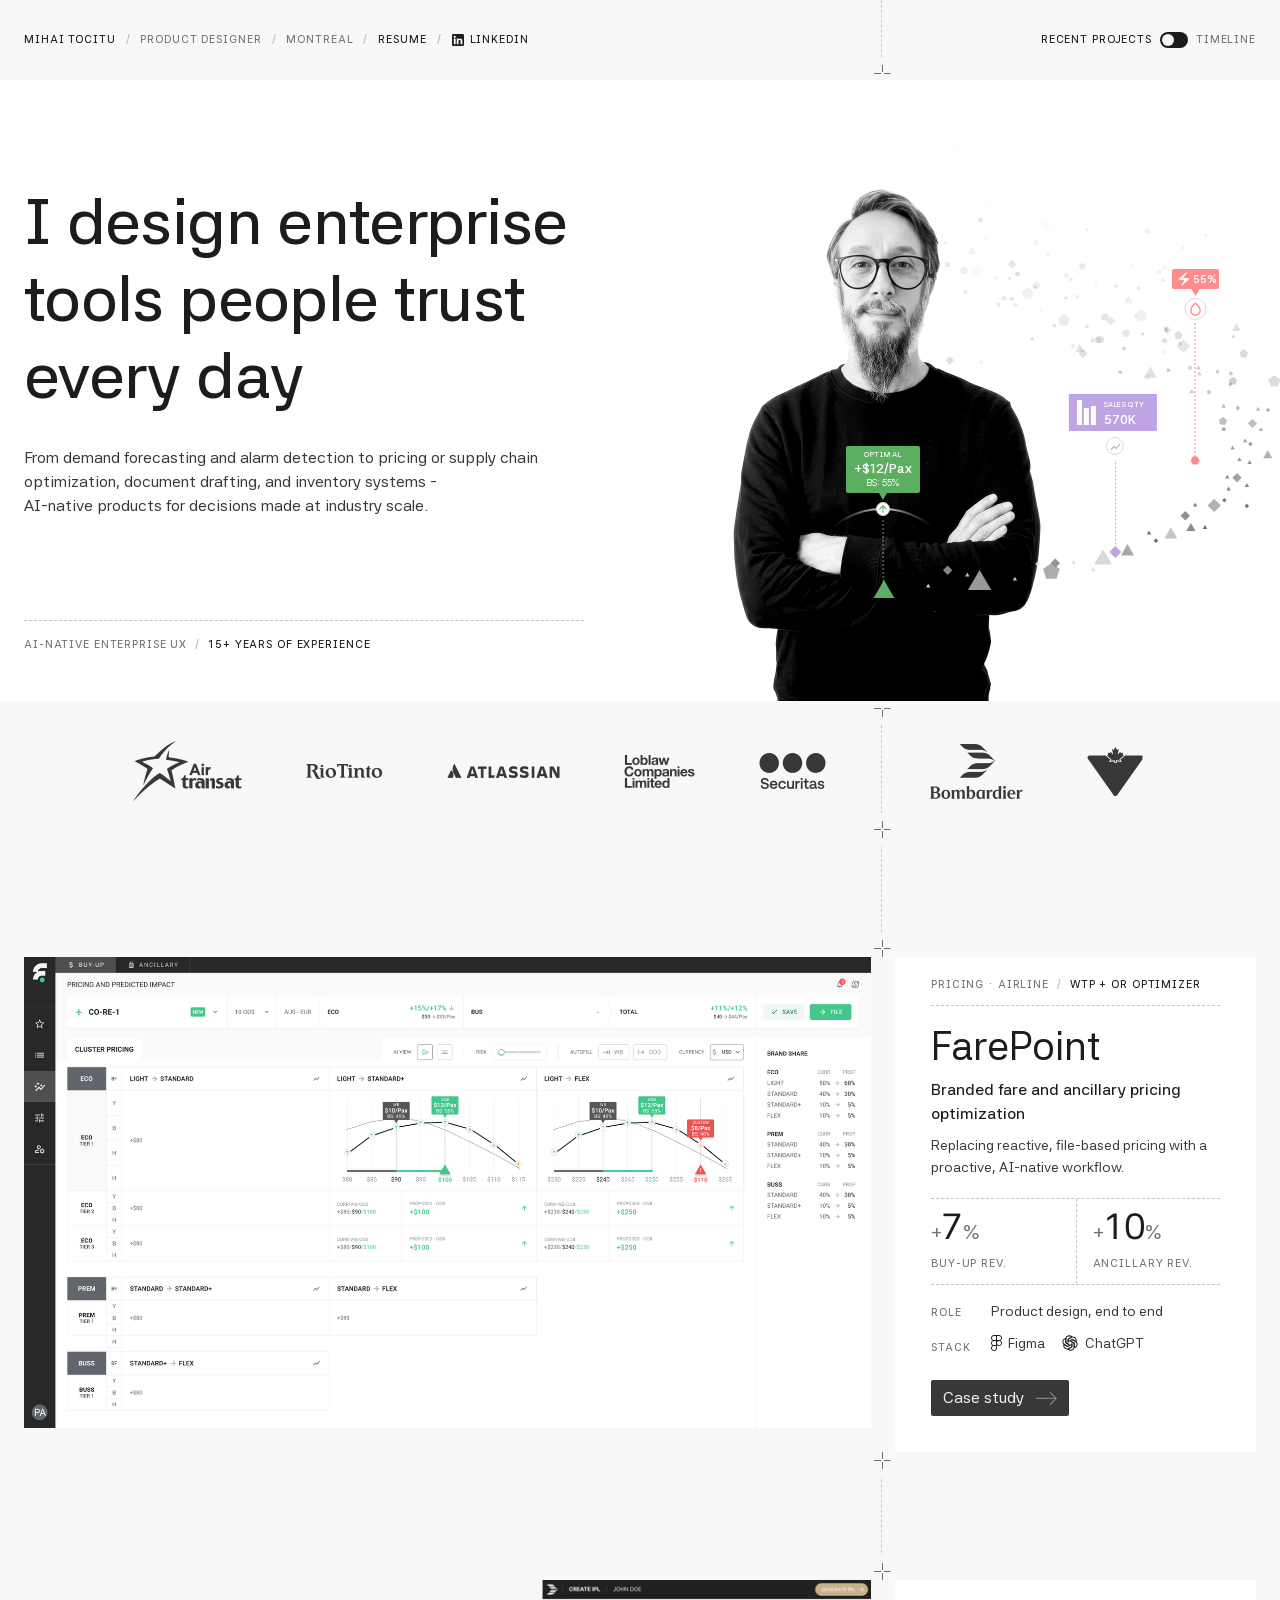
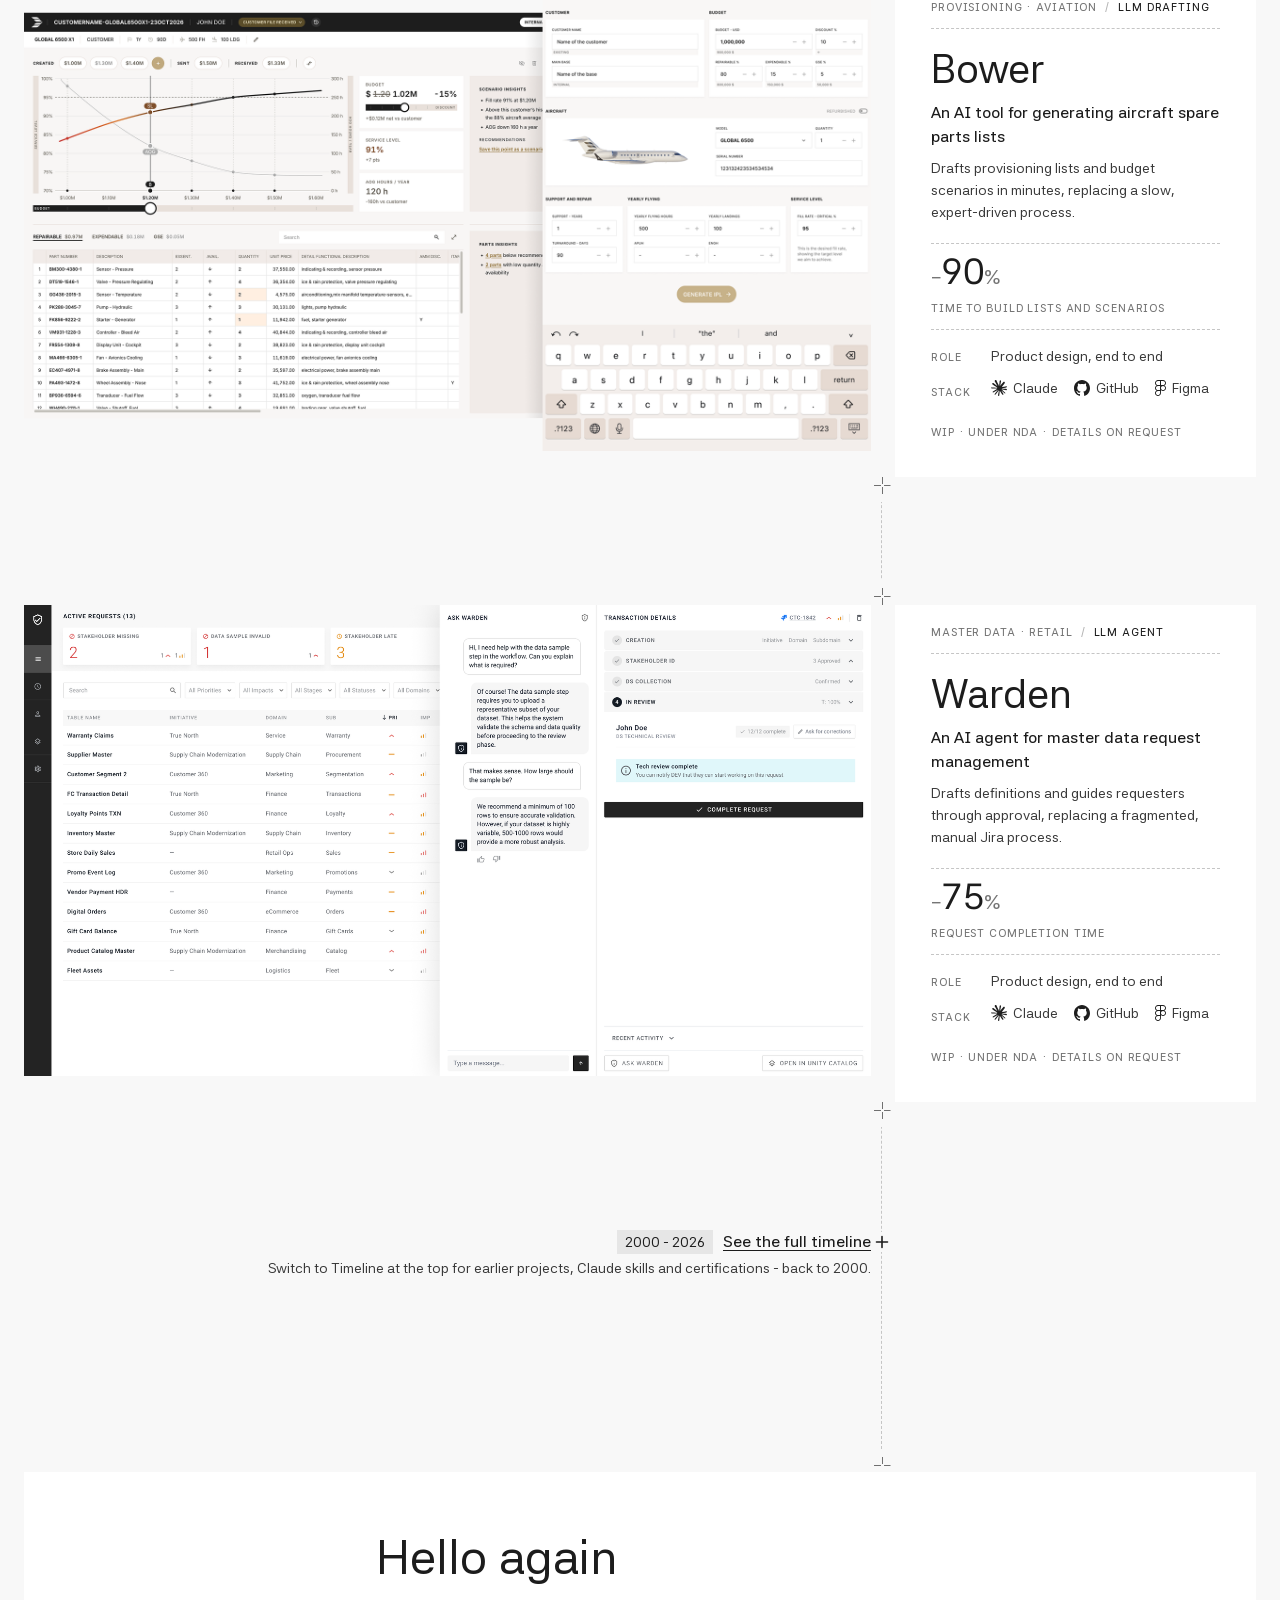
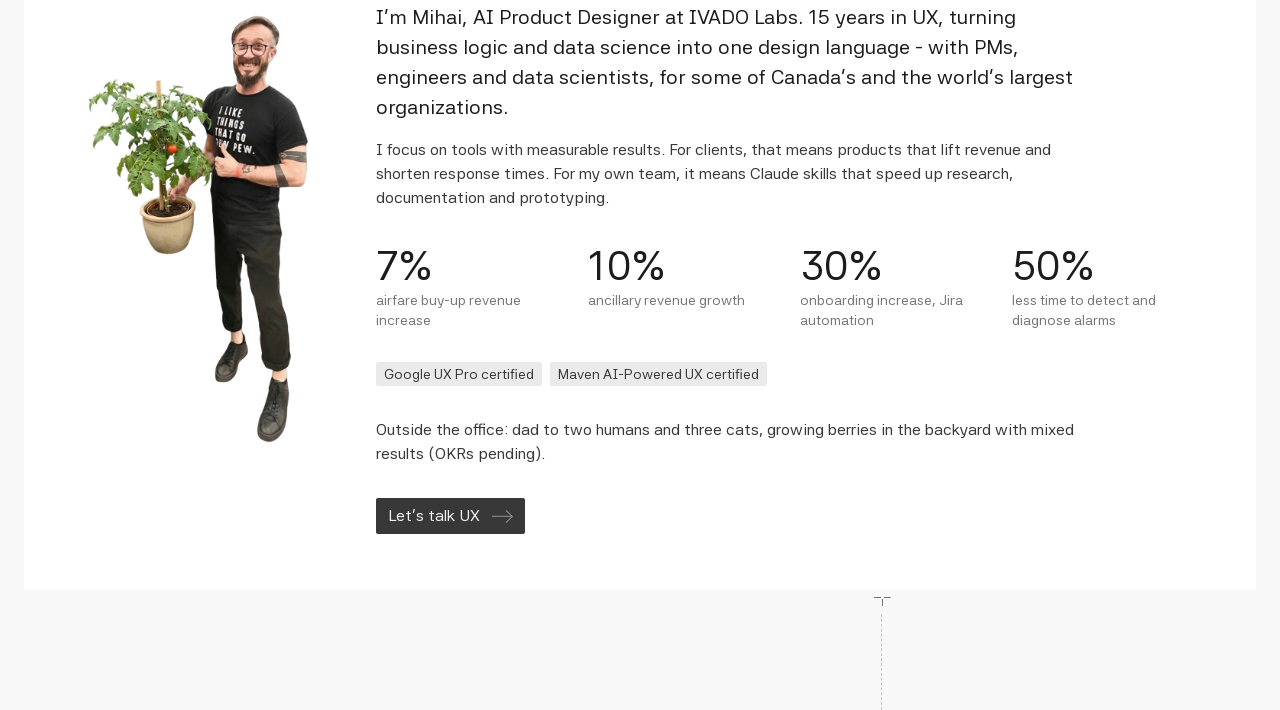
<file: index.html>
<!doctype html>
<html lang="en">
<head>
<meta charset="UTF-8">
<meta name="viewport" content="width=device-width, initial-scale=1.0">
<title>Mihai Tocitu - AI Product Designer</title>
<meta name="description" content="Mihai Tocitu designs enterprise tools people trust every day - AI-native products for decisions made at industry scale.">
<link rel="stylesheet" href="style.css">
<style>
.pc{background:#fff;padding:20px 36px 36px;display:flex;flex-direction:column;align-items:flex-start;contain:none}
.pc .lbl{font-size:11px;line-height:16px;letter-spacing:.08em;font-weight:500;text-transform:uppercase;color:#757575}
.pc .strip{display:flex;width:100%;justify-content:flex-start;padding-bottom:12px;border-bottom:1px dashed #c5c5c5}
.pc .sl{margin:0 8px;color:#b5b5b5}.pc .strip>.lbl{display:flex;flex-wrap:wrap;align-items:baseline}.pc .cat{white-space:nowrap}.pc .mdl{color:#1c1c1c}
.pc .dot{display:inline-block;width:6px;height:6px;border-radius:50%;background:#1f7a4d;margin-right:6px;vertical-align:1px}
.pc h2{margin-top:16px;font-size:40px;line-height:48px;font-weight:400;color:#1c1c1c}
.pc .sub{margin-top:8px;font-size:16px;line-height:24px;font-weight:500;color:#1c1c1c}
.pc .desc{margin-top:8px;font-size:14px;line-height:22px;color:#383838}
.pc .met{display:grid;grid-template-columns:1fr 1fr;width:100%;margin-top:20px;border-top:1px dashed #c5c5c5;border-bottom:1px dashed #c5c5c5}
.pc .met.one{grid-template-columns:1fr}
.pc .met>div{padding:8px 0 12px}.pc .met .lbl{display:block;margin-top:4px}
.pc .met>div+div{padding-left:16px;border-left:1px dashed #c5c5c5}
.pc .num{font-size:36px;line-height:40px;font-weight:300;letter-spacing:-.02em;font-variant-numeric:tabular-nums;color:#1c1c1c}
.pc .num small{font-size:20px;font-weight:400;color:#757575}
.pc .meta{display:grid;grid-template-columns:52px 1fr;gap:12px 8px;margin:16px 0 24px;align-items:baseline}
.pc .meta .v{font-size:14px;line-height:20px;color:#383838}
.pc .apps{display:flex;flex-wrap:wrap;gap:6px 16px}
.pc .app{display:inline-flex;align-items:center;gap:6px}.pc .app img{height:16px}
.pc .btn{display:inline-flex;align-items:center;gap:12px;margin-top:auto;padding:6px 12px;border-radius:2px;background:#383838;color:#f3f3f3;font-size:16px;line-height:24px;text-decoration:none}
.pc .btn{transition:background-color .15s,color .15s}.pc .btn img{transition:filter .15s}
.pc .btn:hover,.pc .btn:focus-visible{background:#1c1c1c;color:#fff}.pc .btn:hover img,.pc .btn:focus-visible img{filter:brightness(0) invert(1)}
.pc .nda{margin-top:auto}
.hph{display:none}
@media (max-width:900px){.topbar .hm{display:none !important}}
@media (min-width:768px) and (max-width:1023px){
header .hero{display:grid !important;grid-template-columns:minmax(0,1fr) 240px;column-gap:40px;align-items:end;padding:40px 32px 0 !important}
.hero .hv{display:none !important}
.hph{display:block;grid-column:2;grid-row:1;width:240px;height:auto !important;max-height:none !important;align-self:end !important;aspect-ratio:332/520;object-fit:contain;mix-blend-mode:multiply;filter:brightness(1.012)}
header .hero .ht{grid-column:1;grid-row:1;align-self:center;padding:24px 0 48px !important}
header .hero h1{font-size:44px !important;line-height:1.15 !important}
}
@media (max-width:767px){.hero .hv{display:none !important}.hero .ht{padding-bottom:40px !important}}

#about .hmk.at{top:-15.5px}
#about .hmk.ab{bottom:104px}
#about .aspine{position:absolute;top:calc(100% - 96px);bottom:0;right:398px;border-left:1px dashed #c5c5c5}

.tspine{position:absolute;top:0;left:0;right:0;height:80px;z-index:21;pointer-events:none}
.tspine>div{position:relative;max-width:1333px;height:100%;margin:0 auto}
.tspine .tl{position:absolute;top:0;bottom:23.5px;right:398px;border-left:1px dashed #c5c5c5}
.tspine .hmk.tt{bottom:6.5px}

.topbar{letter-spacing:.08em;text-transform:uppercase;font-weight:500}
.topbar .nm{color:#1c1c1c}
.topbar .ng{color:#757575}
.topbar .ns{color:#b5b5b5;margin:0 10px}
.topbar a{color:#1c1c1c;text-decoration:none}
.topbar a:hover{color:#757575}
.sw .lp,.sw .la{font-size:11px;line-height:16px;letter-spacing:.08em;text-transform:uppercase;font-weight:500}

.hspine{position:absolute;top:0;bottom:0;right:398px;border-left:1px dashed #c5c5c5}
.hmk{position:absolute;right:398px;width:17px;height:9px;line-height:0;transform:translateX(50%);background:transparent}
.hmk svg{display:block}
.hero .hmk.t{top:0;box-shadow:0 8px 0 #fff;background:#fff}
.ht{position:relative;z-index:2;max-width:calc(100% - 576px);width:100%;display:flex;flex-direction:column;padding-bottom:48px;box-sizing:border-box}
.hc{margin:auto 0;padding:40px 0}
.hstrip{padding-bottom:12px;border-bottom:1px dashed #c5c5c5;max-width:560px}
.ht .lbl{font-size:11px;line-height:16px;letter-spacing:.08em;font-weight:500;text-transform:uppercase;color:#757575}
.ht .sl{margin:0 8px;color:#b5b5b5}.ht .mdl{color:#1c1c1c}
.hfoot{margin-top:0;padding-top:12px;border-top:1px dashed #c5c5c5;max-width:560px}
.hmeta{display:grid;grid-template-columns:96px 1fr;gap:16px 8px;align-items:baseline;margin-top:56px;padding-top:20px;border-top:1px dashed #c5c5c5;max-width:560px}
.hmeta .v{font-size:16px;line-height:24px;color:#383838}
.hmeta a{color:#1c1c1c;text-decoration:underline;text-underline-offset:3px;text-decoration-color:#c5c5c5}
.hero .hv{position:absolute;z-index:1;bottom:0;left:calc(100% - 398px - 172px);width:580px;margin:0}
.hv5{display:block;width:100%;height:auto;overflow:visible}
.lg-m{display:none !important}
.lg-d{position:relative;height:61px}
.lspine{position:absolute;top:-16px;bottom:-27px;right:374px;border-left:1px dashed #c5c5c5}
.logos .hmk.b{top:-33px;right:374px}
.lg-l,.lg-r{position:absolute;top:0;display:flex;gap:64px}
.lg-l{right:calc(374px + 56px)}.lg-r{left:calc(100% - 374px + 48px)}
.xh.mx{top:-8.5px;left:calc(100% - 398px)}

.xh{position:absolute;left:calc(100% - 374px);width:17px;height:17px;background:#f8f8f8;line-height:0;z-index:1;transform:translateX(-50%)}
.xh.t{top:-17px}.xh.b{bottom:-17px}
.xh{box-shadow:0 8px 0 #f8f8f8,0 -8px 0 #f8f8f8}
.xh.tl-x{box-shadow:0 8px 0 #f8f8f8,0 -8px 0 #f8f8f8,8px 0 0 #f8f8f8,-8px 0 0 #f8f8f8}
.r2:has(> .xh)::after{content:"";position:absolute;left:calc(100% - 374px);top:0;bottom:0;width:5px;transform:translateX(-50%);background:#f8f8f8}
@media (max-width:1023px){.r2:has(> .xh)::after{display:none}}
.xh svg{display:block}
.tl-link{position:absolute;top:0;left:50%;right:398px;border-top:1px dashed #c5c5c5}
.tl-x{position:absolute;top:0;left:50%;transform:translate(-50%,-50%)}
.era h2{margin-top:16px}
.era .pj{width:100%;margin-top:20px}
.era .pj+.pj{margin-top:0}
.era .pj{border-top:1px dashed #c5c5c5;padding:14px 0 16px}
.era .pj:last-child{border-bottom:1px dashed #c5c5c5}
.era h3{font-size:16px;line-height:24px;font-weight:500;color:#1c1c1c;margin:0}
.era .pj .lbl{display:block;margin-top:4px}.era .mdl{white-space:nowrap}
.era .pj .desc{margin-top:8px}

body{margin:0;background:#f8f8f8}
a{color:#383838}a:hover{color:#1c1c1c}
h1,h2,h3,p{margin:0}
@keyframes pop{0%{opacity:0;transform:translate(var(--tx),var(--ty)) scale(.6)}35%{opacity:1}100%{opacity:1;transform:none}}
@keyframes ind{0%{opacity:0;transform:translateY(6px)}100%{opacity:1;transform:none}}
.hd circle.d{transform-box:fill-box;transform-origin:center;animation:pop 1s cubic-bezier(.22,1,.36,1) both}
.ind{animation:ind .35s ease-out both}
.hd .d{transform-box:fill-box;transform-origin:center;animation:pop 1s cubic-bezier(.22,1,.36,1) both}
@media (prefers-reduced-motion:reduce){.hd .d{animation:none}}

@media (prefers-reduced-motion:reduce){.hd circle.d,.ind{animation:none}}
@keyframes popk{0%{opacity:0;transform:scale(0)}60%{opacity:1;transform:scale(1.6)}100%{opacity:1;transform:none}}
@keyframes rise{0%{opacity:0;transform:translateY(var(--dy))}20%{opacity:1}100%{opacity:1;transform:none}}
@keyframes grow{0%{transform:scaleY(0)}100%{transform:none}}
.rise{animation:rise 1.1s cubic-bezier(.16,1,.3,1) both}
.grow{transform-box:fill-box;transform-origin:50% 100%;animation:grow 1.1s cubic-bezier(.16,1,.3,1) both}
@media (prefers-reduced-motion:reduce){.rise,.grow{animation:none}}

.sw:focus-visible .track{outline:2px solid #1c1c1c;outline-offset:2px}
@media (max-width:1023px){
.topbar{padding:16px 32px !important}
.hero{display:block !important;min-height:0 !important;padding:48px 32px 0 !important}
.hero h1{font-size:52px !important;line-height:1.15 !important}
.hero .hv{max-width:560px;margin:48px auto 0 !important}
.logos{padding:32px 0 !important;overflow-x:auto;scroll-snap-type:x mandatory;scrollbar-width:none}
.logos::-webkit-scrollbar{display:none}
.logos img{width:auto !important;height:64px !important;max-width:none !important;margin:0 32px !important}
.r2{display:flex !important;flex-direction:column !important;gap:24px !important;margin:64px 0 !important}
.r2.minor,.r2.recent-note{margin:40px 0 !important;gap:0 !important}
.r2:has(.card){gap:24px !important}
.r2 .card{order:2;contain:none !important;padding:28px !important;margin:0 !important}
.r2 > div > img{width:100% !important;max-width:100% !important;margin-left:0 !important}
.spine,.mk,.xh,.tl-link,.tl-x,.hspine,.hmk,.lg-d,.tspine,.aspine{display:none !important}
.lg-m{display:block !important}
.ht{max-width:none !important;padding-bottom:0 !important}
.hc{padding:0 !important}
.hfoot{margin-top:40px !important}
.hero .hv{position:static !important;width:auto !important}
.r2 .card a{white-space:nowrap;align-self:flex-start}
.tl{padding:24px 32px 96px !important}
.ml{text-align:left !important;margin-left:0 !important;line-height:24px !important;padding-bottom:0 !important}
.skl{text-align:left !important}
.skl .rw{justify-content:flex-start !important;flex-wrap:wrap}
.skl p{white-space:normal !important;margin-left:0 !important}
.kc{flex-wrap:wrap !important;white-space:normal !important}
#about{padding:0 32px 96px !important}
.about{grid-template-columns:1fr !important;padding:28px !important;gap:24px !important}
.about > img{width:160px !important;height:auto !important;align-self:start !important;margin-bottom:0 !important}
}
@media (max-width:767px){
.topbar{padding:14px 20px !important;gap:8px 0 !important}
.topbar .hm{display:none !important}
.topbar .sw{display:none !important}
.mob-sw{display:block !important;padding:20px 20px 0}
.hero{padding:32px 20px 0 !important}
.hero h1{font-size:38px !important;line-height:1.15 !important}
.hero .hv{margin-top:32px !important}
.logos img{height:48px !important;margin:0 20px !important}
.tl{padding:16px 20px 80px !important}
.r2{margin:48px 0 !important}
.r2 .card{padding:24px !important}
.r2 .card h2{font-size:36px !important;line-height:44px !important}
.r2 .card .s{font-size:20px !important;line-height:28px !important}
#about{padding:0 20px 80px !important}
.about{padding:24px !important}
.about h2{font-size:36px !important;line-height:44px !important}
.stats4{grid-template-columns:repeat(2,minmax(0,1fr)) !important;row-gap:20px !important}
.about h2+p{font-size:18px !important;line-height:28px !important}
}
/* View toggle: unchecked = Recent projects, checked = Timeline */
body:not(:has(#tl-full:checked)) .minor{display:none !important}
body:has(#tl-full:checked) .recent-note{display:none !important}
body:has(#tl-full:checked) .sw .lp{color:#757575}
body:has(#tl-full:checked) .sw .la{color:#1c1c1c}
body:has(#tl-full:checked) .sw .knob{left:14px}
</style>
</head>
<body>
<input type="checkbox" id="tl-full" class="sw-input" aria-label="Show the full timeline">
<div style="position: relative; font-family: 'Asta Sans', sans-serif; color: #383838; background: #f8f8f8; -webkit-font-smoothing: antialiased">

<div class="tspine" aria-hidden="true"><div><span class="tl"></span><span class="hmk tt"><svg width="17" height="9" viewBox="0 0 17 9" shape-rendering="crispEdges"><path d="M8.5 0v7M0 8.5h7M10 8.5h7" stroke="#707070"/></svg></span></div></div>
<nav class="topbar" aria-label="Contact" style="max-width: 1472px; margin: 0 auto; padding: 20px 24px; box-sizing: border-box; display: flex; flex-wrap: wrap; align-items: center; gap: 8px 0; font-size: 11px; line-height: 16px; width: 100%; position: sticky; top: 0; z-index: 20; background: #f8f8f8">
<span class="nm">Mihai Tocitu</span><span class="ns hm">/</span><span class="ng hm">Product designer</span><span class="ns hm">/</span><span class="ng hm">Montreal</span><span class="ns">/</span>
<a href="assets/Mihai-Tocitu-resume-EN.pdf">Resume</a><span class="ns">/</span>
<a href="https://www.linkedin.com/in/mihaitocitu/" style="display: inline-flex; align-items: center; gap: 6px"><img src="assets/icons/linkedin.svg" alt="" style="width: 12px; height: 12px">LinkedIn</a>
<label for="tl-full" class="sw" style="margin-left: auto; display: inline-flex; align-items: center; gap: 8px; min-height: 40px; padding: 0; border: 0; background: none; font: inherit; font-size: 16px; line-height: 20px; cursor: pointer; white-space: nowrap">
<span class="lp">Recent projects</span>
<span class="track" aria-hidden="true" style="position: relative; display: inline-block; width: 28px; height: 16px; border-radius: 999px; background: #1c1c1c"><span class="knob" style="position: absolute; top: 2px; width: 12px; height: 12px; border-radius: 999px; background: #f8f8f8; transition: left 0.15s"></span></span>
<span class="la">Timeline</span>
</label>
</nav>

<header style="max-width: 1472px; margin: 0 auto; background: #ffffff; overflow: hidden">
<div class="hero" style="position: relative; max-width: 1333px; margin: 0 auto; padding: 0 24px; box-sizing: border-box; display: flex; align-items: stretch; min-height: 621px">
<div class="ht">
<div class="hc">
<h1 style="margin-top: 0; max-width: 560px; font-size: 64px; line-height: 77px; font-weight: 500; letter-spacing: -0.01em; color: #1c1c1c">I design enterprise tools people trust every day</h1>
<p style="margin-top: 32px; max-width: 516px; font-size: 16px; line-height: 24px">From demand forecasting and alarm detection to pricing or supply chain optimization, document drafting, and inventory systems -<br>AI-native products for decisions made at industry scale.</p>
</div>
<div class="hfoot"><span class="lbl">AI-native enterprise UX<span class="sl">/</span><span class="mdl">15+ years of experience</span></span></div>
</div>
<img class="hph" src="assets/hero-photo.png" alt="Mihai Tocitu">
<div class="hv"><svg class="hv5 hd" viewBox="0 0 580 562" role="img" aria-label="Mihai Tocitu, with an AI pricing model around him: optimal price point, sales quantity and an alarm signal">
<defs><clipPath id="hpc"><rect x="10" y="45" width="330" height="517"/></clipPath><filter id="hgs"><feColorMatrix type="saturate" values="0"/></filter>
<linearGradient id="harc" x1="0" y1="0" x2="1" y2="0"><stop offset="0" stop-color="#8d8d8d" stop-opacity="0"/><stop offset=".5" stop-color="#dedede"/><stop offset="1" stop-color="#8d8d8d" stop-opacity="0"/></linearGradient></defs>
<image href="assets/hero-photo.png" x="9" y="42" width="332" height="520" preserveAspectRatio="xMidYMax meet" style="mix-blend-mode: multiply; filter: brightness(1.012)"/>
<g transform="translate(162 6)"><path class="d" d="M183.3 413.5L188.0 418.2L183.3 422.9L178.6 418.2Z" fill="#7a7a77" fill-opacity="0.82" style="--tx:0px;--ty:-106px;animation-delay:1.23s;animation-duration:1.00s"/><path class="d" d="M210.4 117.7L214.0 120.3L212.7 124.5L208.2 124.5L206.8 120.3Z" fill="#7a7a77" fill-opacity="0.16" style="--tx:0px;--ty:172px;animation-delay:0.13s;animation-duration:1.18s"/><path class="d" d="M311.3 101.1L313.1 102.4L312.4 104.5L310.2 104.5L309.5 102.4Z" fill="#8d8d8a" fill-opacity="0.14" style="--tx:0px;--ty:-126px;animation-delay:0.19s;animation-duration:0.93s"/><path class="d" d="M108.5 72.6L111.0 74.4L110.0 77.3L107.0 77.3L106.0 74.4Z" fill="#1c1c1c" fill-opacity="0.13" style="--tx:0px;--ty:188px;animation-delay:0.00s;animation-duration:0.93s"/><path class="d" d="M163.6 94.0L166.8 96.3L165.6 100.0L161.7 100.0L160.5 96.3Z" fill="#4a4a48" fill-opacity="0.06" style="--tx:0px;--ty:138px;animation-delay:0.76s;animation-duration:1.12s"/><path class="d" d="M75.5 116.5L78.3 118.6L77.3 121.9L73.7 121.9L72.6 118.6Z" fill="#1c1c1c" fill-opacity="0.10" style="--tx:0px;--ty:126px;animation-delay:0.00s;animation-duration:0.95s"/><path class="d" d="M295.8 181.0L299.8 185.0L295.8 189.0L291.8 185.0Z" fill="#7a7a77" fill-opacity="0.15" style="--tx:0px;--ty:175px;animation-delay:0.34s;animation-duration:0.99s"/><path class="d" d="M132.0 149.5L135.0 154.7L129.0 154.7Z" fill="#4a4a48" fill-opacity="0.13" style="--tx:0px;--ty:-238px;animation-delay:0.00s;animation-duration:1.18s"/><path class="d" d="M109.2 214.6L112.0 217.3L109.2 220.1L106.4 217.3Z" fill="#8d8d8a" fill-opacity="0.10" style="--tx:0px;--ty:-229px;animation-delay:0.00s;animation-duration:1.17s"/><path class="d" d="M194.1 127.4L197.1 129.6L195.9 133.0L192.3 133.0L191.2 129.6Z" fill="#4a4a48" fill-opacity="0.07" style="--tx:0px;--ty:-190px;animation-delay:0.97s;animation-duration:1.18s"/><path class="d" d="M275.4 228.3L279.1 230.9L277.7 235.2L273.2 235.2L271.8 230.9Z" fill="#7a7a77" fill-opacity="0.10" style="--tx:0px;--ty:-205px;animation-delay:0.42s;animation-duration:1.04s"/><path class="d" d="M140.3 115.1L144.5 119.3L140.3 123.6L136.0 119.3Z" fill="#4a4a48" fill-opacity="0.14" style="--tx:0px;--ty:-211px;animation-delay:0.00s;animation-duration:0.92s"/><path class="d" d="M73.6 96.2L75.4 97.5L74.7 99.7L72.4 99.7L71.7 97.5Z" fill="#7a7a77" fill-opacity="0.14" style="--tx:0px;--ty:-222px;animation-delay:0.00s;animation-duration:0.87s"/><path class="d" d="M168.7 163.3L170.4 164.6L169.7 166.6L167.6 166.6L166.9 164.6Z" fill="#7a7a77" fill-opacity="0.09" style="--tx:0px;--ty:-179px;animation-delay:0.00s;animation-duration:0.90s"/><path class="d" d="M201.0 198.7L203.6 201.3L201.0 203.9L198.4 201.3Z" fill="#8d8d8a" fill-opacity="0.16" style="--tx:0px;--ty:156px;animation-delay:0.04s;animation-duration:0.85s"/><path class="d" d="M292.2 120.7L294.3 122.2L293.5 124.6L291.0 124.6L290.2 122.2Z" fill="#8d8d8a" fill-opacity="0.12" style="--tx:0px;--ty:-232px;animation-delay:0.24s;animation-duration:1.14s"/><path class="d" d="M275.2 83.2L277.9 85.1L276.8 88.2L273.6 88.2L272.6 85.1Z" fill="#8d8d8a" fill-opacity="0.14" style="--tx:0px;--ty:-149px;animation-delay:1.08s;animation-duration:0.96s"/><path class="d" d="M259.9 119.0L261.9 120.5L261.2 123.0L258.6 123.0L257.8 120.5Z" fill="#8d8d8a" fill-opacity="0.06" style="--tx:0px;--ty:237px;animation-delay:0.00s;animation-duration:1.12s"/><path class="d" d="M292.4 203.6L295.3 205.7L294.2 209.1L290.6 209.1L289.5 205.7Z" fill="#8d8d8a" fill-opacity="0.09" style="--tx:0px;--ty:140px;animation-delay:0.24s;animation-duration:1.12s"/><path class="d" d="M287.2 123.7L289.8 125.6L288.8 128.8L285.5 128.8L284.5 125.6Z" fill="#7a7a77" fill-opacity="0.10" style="--tx:0px;--ty:-240px;animation-delay:0.03s;animation-duration:0.87s"/><path class="d" d="M263.9 168.4L266.4 172.7L261.5 172.7Z" fill="#8d8d8a" fill-opacity="0.15" style="--tx:0px;--ty:-170px;animation-delay:0.47s;animation-duration:0.94s"/><path class="d" d="M77.8 211.1L82.1 215.4L77.8 219.6L73.6 215.4Z" fill="#1c1c1c" fill-opacity="0.14" style="--tx:0px;--ty:-220px;animation-delay:0.00s;animation-duration:0.81s"/><path class="d" d="M292.7 192.5L295.8 195.7L292.7 198.8L289.5 195.7Z" fill="#1c1c1c" fill-opacity="0.15" style="--tx:0px;--ty:159px;animation-delay:0.20s;animation-duration:1.00s"/><path class="d" d="M333.9 88.4L336.0 90.5L333.9 92.6L331.7 90.5Z" fill="#8d8d8a" fill-opacity="0.16" style="--tx:0px;--ty:-164px;animation-delay:0.08s;animation-duration:0.97s"/><path class="d" d="M44.6 129.6L47.4 132.4L44.6 135.2L41.8 132.4Z" fill="#1c1c1c" fill-opacity="0.13" style="--tx:0px;--ty:-168px;animation-delay:0.66s;animation-duration:1.07s"/><path class="d" d="M223.8 135.7L225.8 137.2L225.1 139.5L222.6 139.5L221.9 137.2Z" fill="#7a7a77" fill-opacity="0.07" style="--tx:0px;--ty:-205px;animation-delay:0.23s;animation-duration:0.92s"/><path class="d" d="M145.4 126.5L147.9 128.2L146.9 131.1L144.0 131.1L143.0 128.2Z" fill="#1c1c1c" fill-opacity="0.16" style="--tx:0px;--ty:134px;animation-delay:0.00s;animation-duration:1.10s"/><path class="d" d="M214.9 82.6L217.0 84.1L216.2 86.5L213.6 86.5L212.8 84.1Z" fill="#7a7a77" fill-opacity="0.11" style="--tx:0px;--ty:-210px;animation-delay:0.01s;animation-duration:1.05s"/><path class="d" d="M225.8 191.3L229.3 193.8L228.0 197.9L223.7 197.9L222.4 193.8Z" fill="#4a4a48" fill-opacity="0.15" style="--tx:0px;--ty:247px;animation-delay:0.30s;animation-duration:1.08s"/><path class="d" d="M254.0 183.9L258.2 187.0L256.6 191.8L251.4 191.8L249.8 187.0Z" fill="#4a4a48" fill-opacity="0.13" style="--tx:0px;--ty:-170px;animation-delay:0.35s;animation-duration:0.87s"/><path class="d" d="M228.4 190.1L232.6 193.2L231.0 198.0L225.8 198.0L224.2 193.2Z" fill="#4a4a48" fill-opacity="0.14" style="--tx:0px;--ty:-159px;animation-delay:0.00s;animation-duration:0.99s"/><path class="d" d="M396.0 262.6L398.3 264.9L396.0 267.2L393.7 264.9Z" fill="#1c1c1c" fill-opacity="0.32" style="--tx:0px;--ty:-108px;animation-delay:0.53s;animation-duration:1.12s"/><path class="d" d="M365.8 260.8L368.1 263.1L365.8 265.4L363.5 263.1Z" fill="#1c1c1c" fill-opacity="0.3" style="--tx:0px;--ty:-215px;animation-delay:0.42s;animation-duration:1.00s"/><path class="d" d="M358.3 237.0L360.6 239.3L358.3 241.6L356.0 239.3Z" fill="#1c1c1c" fill-opacity="0.26" style="--tx:0px;--ty:-128px;animation-delay:0.50s;animation-duration:0.80s"/><path class="d" d="M293.8 181.6L295.8 183.0L295.1 185.4L292.5 185.4L291.8 183.0Z" fill="#1c1c1c" fill-opacity="0.17" style="--tx:0px;--ty:-223px;animation-delay:0.50s;animation-duration:0.83s"/><path class="d" d="M308.2 196.6L310.2 198.0L309.5 200.4L306.9 200.4L306.2 198.0Z" fill="#1c1c1c" fill-opacity="0.17" style="--tx:0px;--ty:-111px;animation-delay:0.13s;animation-duration:0.89s"/><path class="d" d="M373.1 293.4L375.3 297.3L370.9 297.3Z" fill="#1c1c1c" fill-opacity="0.4" style="--tx:0px;--ty:-175px;animation-delay:0.81s;animation-duration:1.10s"/><path class="d" d="M361.0 231.7L365.2 234.8L363.6 239.6L358.4 239.6L356.8 234.8Z" fill="#4a4a48" fill-opacity="0.26" style="--tx:0px;--ty:-227px;animation-delay:0.21s;animation-duration:1.05s"/><path class="d" d="M313.3 366.0L318.0 370.7L313.3 375.4L308.6 370.7Z" fill="#545452" fill-opacity="0.64" style="--tx:0px;--ty:-122px;animation-delay:0.73s;animation-duration:1.00s"/><path class="d" d="M215.0 179.1L217.2 183.0L212.8 183.0Z" fill="#1c1c1c" fill-opacity="0.12" style="--tx:0px;--ty:-129px;animation-delay:0.00s;animation-duration:1.18s"/><path class="d" d="M327.4 159.0L329.4 160.4L328.7 162.8L326.1 162.8L325.4 160.4Z" fill="#1c1c1c" fill-opacity="0.13" style="--tx:0px;--ty:-121px;animation-delay:0.07s;animation-duration:1.13s"/><path class="d" d="M327.4 226.4L329.6 230.3L325.2 230.3Z" fill="#1c1c1c" fill-opacity="0.22" style="--tx:0px;--ty:-151px;animation-delay:0.40s;animation-duration:0.98s"/><path class="d" d="M91.8 121.2L96.0 124.3L94.4 129.1L89.2 129.1L87.6 124.3Z" fill="#4a4a48" fill-opacity="0.09" style="--tx:0px;--ty:-103px;animation-delay:0.77s;animation-duration:0.99s"/><path class="d" d="M164.6 135.5L169.3 140.2L164.6 144.9L159.9 140.2Z" fill="#4a4a48" fill-opacity="0.09" style="--tx:0px;--ty:-161px;animation-delay:0.16s;animation-duration:0.89s"/><path class="d" d="M84.5 1.0L88.7 4.1L87.1 8.9L81.9 8.9L80.3 4.1Z" fill="#4a4a48" fill-opacity="0.01" style="--tx:0px;--ty:-182px;animation-delay:0.00s;animation-duration:1.19s"/><path class="d" d="M163.0 140.2L165.3 142.5L163.0 144.8L160.7 142.5Z" fill="#1c1c1c" fill-opacity="0.11" style="--tx:0px;--ty:167px;animation-delay:0.00s;animation-duration:1.11s"/><path class="d" d="M270.7 186.3L272.9 190.2L268.5 190.2Z" fill="#1c1c1c" fill-opacity="0.16" style="--tx:0px;--ty:-134px;animation-delay:0.28s;animation-duration:0.85s"/><path class="d" d="M191.7 169.2L197.7 173.6L195.4 180.6L188.0 180.6L185.7 173.6Z" fill="#7a7a77" fill-opacity="0.14" style="--tx:0px;--ty:-110px;animation-delay:0.32s;animation-duration:0.88s"/><path class="d" d="M238.8 171.3L243.5 176.0L238.8 180.7L234.1 176.0Z" fill="#4a4a48" fill-opacity="0.12" style="--tx:0px;--ty:-190px;animation-delay:0.10s;animation-duration:0.96s"/><path class="d" d="M378.4 296.8L380.7 299.1L378.4 301.4L376.1 299.1Z" fill="#1c1c1c" fill-opacity="0.41" style="--tx:0px;--ty:-115px;animation-delay:0.94s;animation-duration:0.95s"/><path class="d" d="M252.0 201.5L254.0 202.9L253.3 205.3L250.7 205.3L250.0 202.9Z" fill="#1c1c1c" fill-opacity="0.19" style="--tx:0px;--ty:-159px;animation-delay:0.00s;animation-duration:0.95s"/><path class="d" d="M124.4 130.6L126.7 132.9L124.4 135.2L122.1 132.9Z" fill="#1c1c1c" fill-opacity="0.06" style="--tx:0px;--ty:-115px;animation-delay:0.08s;animation-duration:1.09s"/><path class="d" d="M155.7 142.3L161.7 146.7L159.4 153.7L152.0 153.7L149.7 146.7Z" fill="#7a7a77" fill-opacity="0.1" style="--tx:0px;--ty:195px;animation-delay:0.00s;animation-duration:1.00s"/><path class="d" d="M296.3 223.2L298.3 224.6L297.6 227.0L295.0 227.0L294.3 224.6Z" fill="#1c1c1c" fill-opacity="0.21" style="--tx:0px;--ty:-230px;animation-delay:0.41s;animation-duration:0.89s"/><path class="d" d="M345.5 224.6L347.5 226.0L346.8 228.4L344.2 228.4L343.5 226.0Z" fill="#1c1c1c" fill-opacity="0.21" style="--tx:0px;--ty:92px;animation-delay:0.22s;animation-duration:1.05s"/><path class="d" d="M294.6 183.5L296.9 185.8L294.6 188.1L292.3 185.8Z" fill="#1c1c1c" fill-opacity="0.14" style="--tx:0px;--ty:-121px;animation-delay:0.51s;animation-duration:0.94s"/><path class="d" d="M210.9 203.9L215.6 208.6L210.9 213.3L206.2 208.6Z" fill="#4a4a48" fill-opacity="0.17" style="--tx:0px;--ty:-132px;animation-delay:0.00s;animation-duration:1.04s"/><path class="d" d="M326.4 220.5L328.6 224.4L324.2 224.4Z" fill="#1c1c1c" fill-opacity="0.23" style="--tx:0px;--ty:-201px;animation-delay:0.60s;animation-duration:0.83s"/><path class="d" d="M126.7 157.3L129.0 159.6L126.7 161.9L124.4 159.6Z" fill="#1c1c1c" fill-opacity="0.1" style="--tx:0px;--ty:-100px;animation-delay:0.01s;animation-duration:0.95s"/><path class="d" d="M388.9 282.2L391.1 286.1L386.7 286.1Z" fill="#1c1c1c" fill-opacity="0.37" style="--tx:0px;--ty:169px;animation-delay:0.78s;animation-duration:1.16s"/><path class="d" d="M327.7 315.5L325.4 319.5L320.8 319.5L318.5 315.5L320.8 311.5L325.4 311.5Z" fill="#ff8c8c" fill-opacity="1" style="--tx:0px;--ty:161px;animation-delay:0.84s;animation-duration:1.00s"/><path class="d" d="M374.8 358.6L377.1 360.9L374.8 363.2L372.5 360.9Z" fill="#1c1c1c" fill-opacity="0.6" style="--tx:0px;--ty:-204px;animation-delay:0.93s;animation-duration:1.20s"/><path class="d" d="M386.0 261.8L388.2 265.7L383.8 265.7Z" fill="#1c1c1c" fill-opacity="0.31" style="--tx:0px;--ty:-130px;animation-delay:0.75s;animation-duration:1.04s"/><path class="d" d="M358.9 226.3L361.2 228.6L358.9 230.9L356.6 228.6Z" fill="#1c1c1c" fill-opacity="0.22" style="--tx:0px;--ty:141px;animation-delay:0.39s;animation-duration:1.00s"/><path class="d" d="M361.4 189.0L363.6 192.9L359.2 192.9Z" fill="#1c1c1c" fill-opacity="0.16" style="--tx:0px;--ty:124px;animation-delay:1.25s;animation-duration:1.15s"/><path class="d" d="M243.7 139.0L246.0 141.3L243.7 143.6L241.4 141.3Z" fill="#1c1c1c" fill-opacity="0.1" style="--tx:0px;--ty:-176px;animation-delay:0.07s;animation-duration:1.11s"/><path class="d" d="M199.1 132.4L201.1 133.8L200.4 136.2L197.8 136.2L197.1 133.8Z" fill="#1c1c1c" fill-opacity="0.09" style="--tx:0px;--ty:-230px;animation-delay:0.00s;animation-duration:0.82s"/><path class="d" d="M205.3 149.6L207.3 151.0L206.6 153.4L204.0 153.4L203.3 151.0Z" fill="#1c1c1c" fill-opacity="0.08" style="--tx:0px;--ty:-187px;animation-delay:0.71s;animation-duration:0.97s"/><path class="d" d="M137.1 131.5L139.1 132.9L138.4 135.3L135.8 135.3L135.1 132.9Z" fill="#1c1c1c" fill-opacity="0.09" style="--tx:0px;--ty:-211px;animation-delay:0.06s;animation-duration:1.16s"/><path class="d" d="M193.7 150.1L195.9 154.0L191.5 154.0Z" fill="#1c1c1c" fill-opacity="0.12" style="--tx:0px;--ty:-160px;animation-delay:0.00s;animation-duration:0.99s"/><path class="d" d="M139.9 151.8L141.9 153.2L141.2 155.6L138.6 155.6L137.9 153.2Z" fill="#1c1c1c" fill-opacity="0.12" style="--tx:0px;--ty:-104px;animation-delay:0.76s;animation-duration:1.01s"/><path class="d" d="M143.3 157.5L145.6 159.8L143.3 162.1L141.0 159.8Z" fill="#1c1c1c" fill-opacity="0.09" style="--tx:0px;--ty:186px;animation-delay:0.01s;animation-duration:1.14s"/><path class="d" d="M93.6 144.7L95.6 146.1L94.9 148.5L92.3 148.5L91.6 146.1Z" fill="#1c1c1c" fill-opacity="0.09" style="--tx:0px;--ty:207px;animation-delay:0.00s;animation-duration:1.04s"/><path class="d" d="M356.6 341.5L358.8 345.4L354.4 345.4Z" fill="#202020" fill-opacity="0.55" style="--tx:0px;--ty:119px;animation-delay:0.64s;animation-duration:1.14s"/><path class="d" d="M283.9 393.5L286.2 395.8L283.9 398.1L281.6 395.8Z" fill="#343434" fill-opacity="0.73" style="--tx:0px;--ty:-93px;animation-delay:0.88s;animation-duration:1.01s"/><path class="d" d="M352.4 353.0L354.7 355.3L352.4 357.6L350.1 355.3Z" fill="#212121" fill-opacity="0.58" style="--tx:0px;--ty:-92px;animation-delay:0.53s;animation-duration:1.11s"/><path class="d" d="M374.9 338.1L377.1 342.0L372.7 342.0Z" fill="#1c1c1c" fill-opacity="0.53" style="--tx:0px;--ty:-109px;animation-delay:0.96s;animation-duration:1.07s"/><path class="d" d="M377.6 315.0L379.8 318.9L375.4 318.9Z" fill="#1c1c1c" fill-opacity="0.46" style="--tx:0px;--ty:104px;animation-delay:0.86s;animation-duration:0.81s"/><path class="d" d="M333.0 380.0L335.2 383.9L330.8 383.9Z" fill="#272727" fill-opacity="0.68" style="--tx:0px;--ty:-223px;animation-delay:1.04s;animation-duration:1.06s"/><path class="d" d="M277.0 385.6L279.2 389.5L274.8 389.5Z" fill="#343433" fill-opacity="0.7" style="--tx:0px;--ty:-123px;animation-delay:1.26s;animation-duration:0.96s"/><path class="d" d="M323.2 357.7L325.4 361.6L321.0 361.6Z" fill="#262626" fill-opacity="0.6" style="--tx:0px;--ty:148px;animation-delay:0.63s;animation-duration:1.16s"/><path class="d" d="M355.3 329.7L357.5 333.6L353.1 333.6Z" fill="#1c1c1c" fill-opacity="0.51" style="--tx:0px;--ty:-114px;animation-delay:0.67s;animation-duration:0.84s"/><path class="d" d="M221.1 422.0L223.4 425.9L218.8 425.9Z" fill="#d6d6d5" fill-opacity="0.84" style="--tx:0px;--ty:-198px;animation-delay:1.22s;animation-duration:0.81s"/><path class="d" d="M165.2 416.7L167.5 419.0L165.2 421.3L162.9 419.0Z" fill="#d9d9d7" fill-opacity="0.82" style="--tx:0px;--ty:-204px;animation-delay:1.52s;animation-duration:0.86s"/><path class="d" d="M95.3 427.5L97.5 431.4L93.1 431.4Z" fill="#dddddb" fill-opacity="0.87" style="--tx:0px;--ty:165px;animation-delay:1.21s;animation-duration:1.06s"/><path class="d" d="M56.2 438.7L58.4 442.6L54.0 442.6Z" fill="#e0e0dd" fill-opacity="0.92" style="--tx:0px;--ty:-121px;animation-delay:1.42s;animation-duration:1.02s"/><path class="d" d="M142.9 431.7L145.1 435.6L140.7 435.6Z" fill="#dbdbd9" fill-opacity="0.89" style="--tx:0px;--ty:186px;animation-delay:1.19s;animation-duration:1.00s"/><path class="d" d="M201.6 415.0L203.8 418.9L199.4 418.9Z" fill="#d7d7d5" fill-opacity="0.82" style="--tx:0px;--ty:-97px;animation-delay:1.10s;animation-duration:0.87s"/><path class="d" d="M319.8 244.2L322.0 248.1L317.6 248.1Z" fill="#1c1c1c" fill-opacity="0.26" style="--tx:0px;--ty:-258px;animation-delay:0.49s;animation-duration:0.95s"/><path class="d" d="M291.1 133.3L293.1 134.7L292.4 137.1L289.8 137.1L289.1 134.7Z" fill="#1c1c1c" fill-opacity="0.08" style="--tx:0px;--ty:-145px;animation-delay:0.42s;animation-duration:0.82s"/><path class="d" d="M160.2 191.2L162.4 195.1L158.0 195.1Z" fill="#1c1c1c" fill-opacity="0.15" style="--tx:0px;--ty:-164px;animation-delay:0.96s;animation-duration:1.11s"/><path class="d" d="M182.4 178.5L184.4 179.9L183.7 182.3L181.1 182.3L180.4 179.9Z" fill="#1c1c1c" fill-opacity="0.12" style="--tx:0px;--ty:-214px;animation-delay:0.25s;animation-duration:0.83s"/><path class="d" d="M266.5 141.2L268.5 142.6L267.8 145.0L265.2 145.0L264.5 142.6Z" fill="#1c1c1c" fill-opacity="0.11" style="--tx:0px;--ty:-119px;animation-delay:0.01s;animation-duration:1.08s"/><path class="d" d="M175.8 108.1L177.8 109.5L177.1 111.9L174.5 111.9L173.8 109.5Z" fill="#1c1c1c" fill-opacity="0.06" style="--tx:0px;--ty:137px;animation-delay:0.00s;animation-duration:0.93s"/><path class="d" d="M220.6 192.9L222.8 196.8L218.4 196.8Z" fill="#1c1c1c" fill-opacity="0.17" style="--tx:0px;--ty:-147px;animation-delay:0.36s;animation-duration:0.92s"/><path class="d" d="M360.6 300.5L362.8 304.4L358.4 304.4Z" fill="#1c1c1c" fill-opacity="0.42" style="--tx:0px;--ty:-119px;animation-delay:0.72s;animation-duration:1.00s"/><path class="d" d="M402.3 230.2L408.3 234.6L406.0 241.6L398.6 241.6L396.3 234.6Z" fill="#7a7a77" fill-opacity="0.26" style="--tx:0px;--ty:-164px;animation-delay:0.24s;animation-duration:1.18s"/><path class="d" d="M278.4 221.3L284.9 232.7L271.9 232.7Z" fill="#7a7a77" fill-opacity="0.22" style="--tx:0px;--ty:166px;animation-delay:0.25s;animation-duration:1.04s"/><path class="d" d="M104.4 120.2L110.4 124.6L108.1 131.6L100.7 131.6L98.4 124.6Z" fill="#7a7a77" fill-opacity="0.05" style="--tx:0px;--ty:215px;animation-delay:0.00s;animation-duration:1.19s"/><path class="d" d="M269.2 164.3L275.2 168.7L272.9 175.7L265.5 175.7L263.2 168.7Z" fill="#7a7a77" fill-opacity="0.1" style="--tx:0px;--ty:136px;animation-delay:1.32s;animation-duration:1.01s"/><path class="d" d="M342.2 353.7L348.9 360.4L342.2 367.1L335.5 360.4Z" fill="#7e7e7b" fill-opacity="0.6" style="--tx:0px;--ty:225px;animation-delay:0.68s;animation-duration:1.19s"/><path class="d" d="M255.5 399.0L262.0 410.4L249.0 410.4Z" fill="#8d8d8a" fill-opacity="0.77" style="--tx:0px;--ty:131px;animation-delay:1.35s;animation-duration:0.93s"/><path class="d" d="M231.0 404.3L239.8 419.5L222.2 419.5Z" fill="#cecece" fill-opacity="0.8" style="--tx:0px;--ty:122px;animation-delay:0.99s;animation-duration:0.84s"/><path class="d" d="M179.4 418.0L187.7 424.0L184.5 433.8L174.3 433.8L171.1 424.0Z" fill="#9f9f9b" fill-opacity="0.85" style="--tx:0px;--ty:224px;animation-delay:1.49s;animation-duration:0.83s"/><path class="d" d="M107.6 424.9L119.3 445.1L95.9 445.1Z" fill="#ababab" fill-opacity="0.9" style="--tx:0px;--ty:-117px;animation-delay:1.32s;animation-duration:1.10s"/><path class="d" d="M318.1 220.7L320.1 222.1L319.4 224.5L316.8 224.5L316.1 222.1Z" fill="#1c1c1c" fill-opacity="0.21" style="--tx:0px;--ty:-159px;animation-delay:0.08s;animation-duration:1.05s"/><path class="d" d="M351.6 258.9L353.8 262.8L349.4 262.8Z" fill="#1c1c1c" fill-opacity="0.31" style="--tx:0px;--ty:174px;animation-delay:0.53s;animation-duration:0.98s"/><path class="d" d="M350.9 271.9L355.1 275.0L353.5 279.8L348.3 279.8L346.7 275.0Z" fill="#4a4a48" fill-opacity="0.35" style="--tx:0px;--ty:-113px;animation-delay:0.59s;animation-duration:0.96s"/><path class="d" d="M395.8 305.3L400.4 313.2L391.2 313.2Z" fill="#4a4a48" fill-opacity="0.44" style="--tx:0px;--ty:-165px;animation-delay:0.51s;animation-duration:0.89s"/><path class="d" d="M99.7 101.2L104.3 109.1L95.1 109.1Z" fill="#4a4a48" fill-opacity="0.06" style="--tx:0px;--ty:129px;animation-delay:0.00s;animation-duration:0.97s"/><path class="d" d="M175.1 75.2L179.3 78.3L177.7 83.1L172.5 83.1L170.9 78.3Z" fill="#4a4a48" fill-opacity="0.02" style="--tx:0px;--ty:95px;animation-delay:0.00s;animation-duration:1.13s"/><path class="d" d="M256.3 150.4L260.9 158.3L251.7 158.3Z" fill="#4a4a48" fill-opacity="0.09" style="--tx:0px;--ty:228px;animation-delay:0.16s;animation-duration:0.89s"/><path class="d" d="M371.7 204.3L375.9 207.4L374.3 212.2L369.1 212.2L367.5 207.4Z" fill="#4a4a48" fill-opacity="0.2" style="--tx:0px;--ty:-133px;animation-delay:0.65s;animation-duration:1.05s"/><path class="d" d="M306.3 186.0L310.5 189.1L308.9 193.9L303.7 193.9L302.1 189.1Z" fill="#4a4a48" fill-opacity="0.17" style="--tx:0px;--ty:-125px;animation-delay:0.30s;animation-duration:0.99s"/><path class="d" d="M311.4 194.5L318.1 201.2L311.4 207.9L304.7 201.2Z" fill="#7a7a77" fill-opacity="0.18" style="--tx:0px;--ty:-98px;animation-delay:0.38s;animation-duration:1.16s"/><path class="d" d="M114.3 91.2L116.3 92.6L115.6 95.0L113.0 95.0L112.3 92.6Z" fill="#1c1c1c" fill-opacity="0.04" style="--tx:0px;--ty:-92px;animation-delay:0.00s;animation-duration:1.10s"/><path class="d" d="M114.5 60.5L116.5 61.9L115.8 64.3L113.2 64.3L112.5 61.9Z" fill="#1c1c1c" fill-opacity="0.02" style="--tx:0px;--ty:-188px;animation-delay:0.00s;animation-duration:1.08s"/><path class="d" d="M112.1 58.0L114.1 59.4L113.4 61.8L110.8 61.8L110.1 59.4Z" fill="#1c1c1c" fill-opacity="0.02" style="--tx:0px;--ty:134px;animation-delay:0.00s;animation-duration:1.17s"/><path class="d" d="M248.3 224.9L250.6 227.2L248.3 229.5L246.0 227.2Z" fill="#1c1c1c" fill-opacity="0.22" style="--tx:0px;--ty:126px;animation-delay:0.37s;animation-duration:1.13s"/><path class="d" d="M336.9 245.1L338.9 246.5L338.2 248.9L335.6 248.9L334.9 246.5Z" fill="#1c1c1c" fill-opacity="0.27" style="--tx:0px;--ty:-131px;animation-delay:0.41s;animation-duration:0.80s"/><path class="d" d="M351.8 282.1L353.8 283.5L353.1 285.9L350.5 285.9L349.8 283.5Z" fill="#1c1c1c" fill-opacity="0.37" style="--tx:0px;--ty:-182px;animation-delay:0.49s;animation-duration:0.96s"/><path class="d" d="M367.5 312.2L369.7 316.1L365.3 316.1Z" fill="#1c1c1c" fill-opacity="0.45" style="--tx:0px;--ty:-185px;animation-delay:0.50s;animation-duration:1.02s"/><path class="d" d="M365.1 328.1L369.8 332.8L365.1 337.5L360.4 332.8Z" fill="#4a4a48" fill-opacity="0.51" style="--tx:0px;--ty:-222px;animation-delay:1.03s;animation-duration:0.92s"/><path class="d" d="M364.5 178.2L369.1 186.1L359.9 186.1Z" fill="#4a4a48" fill-opacity="0.16" style="--tx:0px;--ty:-226px;animation-delay:0.34s;animation-duration:1.10s"/><path class="d" d="M207.8 199.0L212.4 206.9L203.2 206.9Z" fill="#4a4a48" fill-opacity="0.16" style="--tx:0px;--ty:-136px;animation-delay:0.11s;animation-duration:1.18s"/><path class="d" d="M75.7 420.5L80.4 425.2L75.7 429.9L71.0 425.2Z" fill="#9c9c98" fill-opacity="0.85" style="--tx:0px;--ty:111px;animation-delay:1.57s;animation-duration:0.93s"/><path class="d" d="M318.9 378.0L323.5 385.9L314.3 385.9Z" fill="#555553" fill-opacity="0.68" style="--tx:0px;--ty:-121px;animation-delay:0.77s;animation-duration:1.07s"/><path class="d" d="M380.4 273.7L385.1 278.4L380.4 283.1L375.7 278.4Z" fill="#4a4a48" fill-opacity="0.35" style="--tx:0px;--ty:-163px;animation-delay:0.44s;animation-duration:1.18s"/><path class="d" d="M232.9 167.7L237.1 170.8L235.5 175.6L230.3 175.6L228.7 170.8Z" fill="#4a4a48" fill-opacity="0.14" style="--tx:0px;--ty:-140px;animation-delay:0.35s;animation-duration:0.90s"/><path class="d" d="M298.9 382.2L305.4 393.6L292.4 393.6Z" fill="#aeaeae" fill-opacity="0.71" style="--tx:0px;--ty:-118px;animation-delay:0.78s;animation-duration:1.07s"/><path class="d" d="M243.4 401.0L249.4 407.0L243.4 413.0L237.4 407.0Z" fill="#bfa4e4" fill-opacity="1" style="--tx:0px;--ty:-160px;animation-delay:1.10s;animation-duration:1.00s"/><path class="ind" style="animation-delay:1.90s" d="M12 435L22.39 453H1.61Z" fill="#5caf61"/></g>
<g class="ind" style="animation-delay:2.20s"><g transform="translate(122.3 307)">
<path d="M.7 81.5S18.7 63 50.2 63s50 18.5 50 18.5" stroke="url(#harc)" stroke-width="2" fill="none"/>
<line x1="50.8" y1="140" x2="50.8" y2="73" stroke="#5caf61" stroke-dasharray="2 2"/>
<rect x="13.7" width="74" height="47" rx="2" fill="#5caf61"/>
<text x="50.7" y="11" text-anchor="middle" font-family="Asta Sans, sans-serif" font-size="8" font-weight="500" letter-spacing=".4" fill="#fff">OPTIMAL</text>
<text x="50.7" y="27" text-anchor="middle" font-family="Asta Sans, sans-serif" font-size="13" font-weight="600" fill="#fff">+$12/Pax</text>
<text x="50.7" y="40" text-anchor="middle" font-family="Asta Sans, sans-serif" font-size="9.5" fill="#fff">BS: 55%</text>
<path d="M50.7 54l-4-7h8z" fill="#5caf61"/>
<rect x="44.2" y="56.5" width="13" height="13" rx="6.5" fill="#fff" stroke="#d9d9d9"/>
<path d="M46.7 63l.7.7 2.8-2.8V67h1v-6.1l2.8 2.8.7-.7-4-4z" fill="#5caf61"/>
</g></g>
<g class="ind" style="animation-delay:1.44s"><g transform="translate(462 130)">
<rect width="47" height="20" rx="2" fill="#ff8c8c"/>
<path d="M13.8 3.5L6.9 9.7c-.4.4-.2 1.1.4 1.1l5.4.5-3.2 4.5c-.2.2-.1.5 0 .7.2.2.5.2.7 0l6.9-6.2c.4-.4.2-1.1-.4-1.1l-5.4-.5 3.2-4.5c.2-.2.1-.5 0-.7-.2-.2-.5-.2-.7 0z" fill="#fff"/>
<text x="20.5" y="14" font-family="Asta Sans, sans-serif" font-size="11" font-weight="600" fill="#fff">55%</text>
<path d="M23.5 27l-4-7h8z" fill="#ff8c8c"/>
<rect x="13" y="29.5" width="21" height="21" rx="10.5" fill="#fff" stroke="#d9d9d9"/>
<path d="M23.5 33.3c-3.6 3-5.3 5.7-5.3 7.9 0 3.3 2.5 5.5 5.3 5.5s5.3-2.1 5.3-5.5c0-2.2-1.8-4.8-5.3-7.9zm0 12c-2.2 0-4-1.7-4-4.1 0-1.6 1.3-3.6 4-6.1 2.7 2.5 4 4.5 4 6.1 0 2.4-1.8 4.1-4 4.1z" fill="#ff8c8c"/>
<line x1="23" y1="192" x2="23" y2="53" stroke="#ff8c8c" stroke-dasharray="2 2"/>
</g></g>
<g class="ind" style="animation-delay:1.70s"><g transform="translate(358.9 255)">
<line x1="46.5" y1="150.5" x2="46.5" y2="66" stroke="#bfa4e4" stroke-dasharray="2 2"/>
<rect x="37.4" y="43.5" width="17" height="17" rx="8.5" fill="#fff" stroke="#d9d9d9"/>
<path d="M42.2 56.3l3-3 2 2 4.2-4.8-.7-.7-3.5 4-2-2-3.8 3.8z" fill="#bfa4e4"/>
<rect width="88" height="37" fill="#bfa4e4"/>
<rect x="8" y="6" width="5" height="25" fill="#fff"/><rect x="15" y="14" width="5" height="17" fill="#fff"/><rect x="22" y="12" width="5" height="19" fill="#fff"/>
<text x="35" y="13" font-family="Asta Sans, sans-serif" font-size="7.5" font-weight="600" letter-spacing=".4" fill="#fff">SALES QTY</text>
<text x="35" y="30" font-family="Asta Sans, sans-serif" font-size="13" font-weight="600" fill="#fff">570K</text>
</g></g>
</svg></div>
</div>
</header>

<section class="logos" aria-label="Designed for, and with, the people at" style="position: relative; max-width: 1333px; margin: 0 auto; padding: 44px 24px; box-sizing: border-box; padding-top: 40px; padding-bottom: 27px">
<img class="lg-m" src="assets/mobile/logos-only.png" alt="Air Transat, Bombardier, Rio Tinto, Atlassian, Loblaw Companies, Securitas, Canadian Tire" style="width: 967px; max-width: 100%; margin: 0 auto; display: block">
<div class="lg-d" aria-hidden="true">
<div class="lspine"></div>
<span class="hmk b"><svg width="17" height="9" viewBox="0 0 17 9" shape-rendering="crispEdges"><path d="M0 .5h7M10 .5h7M8.5 2v7" stroke="#707070"/></svg></span>
<div class="lg-l"><img src="assets/logos/air-transat.png" alt="" style="height: 61px; width: 109px"><img src="assets/logos/rio-tinto.png" alt="" style="height: 61px; width: 77px"><img src="assets/logos/atlassian.png" alt="" style="height: 61px; width: 113px"><img src="assets/logos/loblaw.png" alt="" style="height: 61px; width: 71px"><img src="assets/logos/securitas.png" alt="" style="height: 61px; width: 67px"></div>
<div class="lg-r"><img src="assets/logos/bombardier.png" alt="" style="height: 61px; width: 93px"><img src="assets/logos/canadian-tire.png" alt="" style="height: 61px; width: 56px"></div>
</div>
</section>

<div class="mob-sw" style="display: none; max-width: 1333px; margin: 0 auto; box-sizing: border-box"><label for="tl-full" class="sw" style="display: inline-flex; align-items: center; gap: 8px; min-height: 40px; padding: 0; border: 0; background: none; font: inherit; font-size: 16px; line-height: 20px; cursor: pointer; white-space: nowrap">
<span class="lp">Recent projects</span>
<span class="track" aria-hidden="true" style="position: relative; display: inline-block; width: 28px; height: 16px; border-radius: 999px; background: #1c1c1c"><span class="knob" style="position: absolute; top: 2px; width: 12px; height: 12px; border-radius: 999px; background: #f8f8f8; transition: left 0.15s"></span></span>
<span class="la">Timeline</span>
</label></div>

<main class="tl" style="position: relative; max-width: 1333px; margin: 0 auto; padding: 128px 24px 120px; box-sizing: border-box">
<span class="xh mx" aria-hidden="true"><svg width="17" height="17" viewBox="0 0 17 17" shape-rendering="crispEdges"><path d="M8.5 0v7M8.5 10v7M0 8.5h7M10 8.5h7" stroke="#707070" stroke-width="1"/></svg></span>
<div class="spine" aria-hidden="true" style="position: absolute; top: 0; bottom: 23.5px; right: 398px; border-left: 1px dashed #c5c5c5"></div>

<article id="work" class="r2" style="position: relative; display: grid; grid-template-columns: minmax(0, 1fr) 361px; column-gap: 24px; margin: 0 0 128px">
<span class="xh t" aria-hidden="true"><svg width="17" height="17" viewBox="0 0 17 17" shape-rendering="crispEdges"><path d="M8.5 0v7M8.5 10v7M0 8.5h7M10 8.5h7" stroke="#707070" stroke-width="1"/></svg></span><span class="xh b" aria-hidden="true"><svg width="17" height="17" viewBox="0 0 17 17" shape-rendering="crispEdges"><path d="M8.5 0v7M8.5 10v7M0 8.5h7M10 8.5h7" stroke="#707070" stroke-width="1"/></svg></span>
<div>
<img src="assets/8013b61e40e728702e74fd214a6cb19f09125854-BGOG4jAZ.png" alt="FarePoint cluster pricing interface" style="display: block; width: 100%; aspect-ratio: 900 / 500; object-fit: cover; object-position: top left">
</div>
<div class="card pc">
<div class="strip"><span class="lbl mono"><span class="cat">Pricing · Airline<span class="sl">/</span></span><span class="mdl">WTP + OR optimizer</span></span></div>
<h2>FarePoint</h2>
<p class="sub">Branded fare and ancillary pricing optimization</p>
<p class="desc">Replacing reactive, file-based pricing with a proactive, AI-native workflow.</p>
<div class="met"><div><div class="num mono"><small>+</small>7<small>%</small></div><span class="lbl mono">Buy-up rev.</span></div><div><div class="num mono"><small>+</small>10<small>%</small></div><span class="lbl mono">Ancillary rev.</span></div></div>
<div class="meta"><span class="lbl mono">Role</span><span class="v">Product design, end to end</span><span class="lbl mono">Stack</span><span class="v apps"><span class="app"><img src="assets/icons/figma.svg" alt="">Figma</span><span class="app"><img src="assets/icons/chatgpt.svg" alt="">ChatGPT</span></span></div>
<a class="btn" href="farepoint-case-study.html">Case study <img src="assets/icons/arrow.svg" alt="" style="width:21px;height:13px"></a>
</div>
</article>

<div class="r2 minor" style="position: relative; display: grid; grid-template-columns: minmax(0, 1fr) 361px; column-gap: 24px; margin: 72px 0">
<span class="mk" aria-hidden="true" style="position: absolute; left: calc(100% - 374px); top: 2px; transform: translateX(-50%); padding: 2px; background: #f8f8f8; line-height: 0"><img src="assets/icons/claude.svg" alt="" style="width: 16px; height: 16px"></span>
<div class="skl" style="text-align: right">
<div class="rw" style="display: flex; justify-content: flex-end; align-items: center; gap: 10px"><span style="padding: 0 8px; font-size: 14px; line-height: 24px; background: #e6e6e6; color: #1c1c1c">Team skill</span><span style="font-size: 16px; line-height: 24px; font-weight: 500; color: #1c1c1c">/design-checkpoint</span></div>
<p style="margin: 2px 0 0 auto; max-width: 720px; font-size: 14px; line-height: 24px; white-space: nowrap">Checks the kick-off sources, flags what's missing and suggests next steps, methods and workshops.</p>
</div>
</div>

<div class="r2 minor" style="position: relative; display: grid; grid-template-columns: minmax(0, 1fr) 361px; column-gap: 24px; margin: 72px 0">
<span class="mk" aria-hidden="true" style="position: absolute; left: calc(100% - 374px); top: 2px; transform: translateX(-50%); padding: 2px; background: #f8f8f8; line-height: 0"><img src="assets/icons/claude.svg" alt="" style="width: 16px; height: 16px"></span>
<div class="skl" style="text-align: right">
<div class="rw" style="display: flex; justify-content: flex-end; align-items: center; gap: 10px"><span style="padding: 0 8px; font-size: 14px; line-height: 24px; background: #e6e6e6; color: #1c1c1c">Org skill</span><span style="font-size: 16px; line-height: 24px; font-weight: 500; color: #1c1c1c">/create-diagram</span></div>
<p style="margin: 2px 0 0 auto; max-width: 720px; font-size: 14px; line-height: 24px; white-space: nowrap">Themed diagrams from the slide deck design system - process maps, user journeys, digital twins.</p>
</div>
</div>

<article class="r2" style="position: relative; display: grid; grid-template-columns: minmax(0, 1fr) 361px; column-gap: 24px; margin: 128px 0">
<span class="xh t" aria-hidden="true"><svg width="17" height="17" viewBox="0 0 17 17" shape-rendering="crispEdges"><path d="M8.5 0v7M8.5 10v7M0 8.5h7M10 8.5h7" stroke="#707070" stroke-width="1"/></svg></span><span class="xh b" aria-hidden="true"><svg width="17" height="17" viewBox="0 0 17 17" shape-rendering="crispEdges"><path d="M8.5 0v7M8.5 10v7M0 8.5h7M10 8.5h7" stroke="#707070" stroke-width="1"/></svg></span>
<div>
<img src="assets/bower.png" alt="Bower scenario planning and IPL creation" style="display: block; width: 100%; height: auto">
</div>
<div class="card pc">
<div class="strip"><span class="lbl mono"><span class="cat">Provisioning · Aviation<span class="sl">/</span></span><span class="mdl">LLM drafting</span></span></div>
<h2>Bower</h2>
<p class="sub">An AI tool for generating aircraft spare parts lists</p>
<p class="desc">Drafts provisioning lists and budget scenarios in minutes, replacing a slow, expert-driven process.</p>
<div class="met one"><div><div class="num mono"><small>−</small>90<small>%</small></div><span class="lbl mono">Time to build lists and scenarios</span></div></div>
<div class="meta"><span class="lbl mono">Role</span><span class="v">Product design, end to end</span><span class="lbl mono">Stack</span><span class="v apps"><span class="app"><img src="assets/icons/claude.svg" alt="">Claude</span><span class="app"><img src="assets/icons/github.svg" alt="">GitHub</span><span class="app"><img src="assets/icons/figma.svg" alt="">Figma</span></span></div>
<p class="nda lbl mono">WIP · Under NDA · details on request</p>
</div>
</article>

<div class="r2 minor" style="position: relative; display: grid; grid-template-columns: minmax(0, 1fr) 361px; column-gap: 24px; margin: 72px 0">
<span class="mk" aria-hidden="true" style="position: absolute; left: calc(100% - 374px); top: 2px; transform: translateX(-50%); padding: 2px; background: #f8f8f8; line-height: 0"><img src="assets/icons/claude.svg" alt="" style="width: 16px; height: 16px"></span>
<div class="skl" style="text-align: right">
<div class="rw" style="display: flex; justify-content: flex-end; align-items: center; gap: 10px"><span style="padding: 0 8px; font-size: 14px; line-height: 24px; background: #e6e6e6; color: #1c1c1c">Team skill</span><span style="font-size: 16px; line-height: 24px; font-weight: 500; color: #1c1c1c">/prototype-audit</span></div>
<p style="margin: 2px 0 0 auto; max-width: 720px; font-size: 14px; line-height: 24px; white-space: nowrap">Audits prototype consistency, data sources and links - plus Nielsen Norman heuristics and accessibility.</p>
</div>
</div>

<div class="r2 minor" style="position: relative; display: grid; grid-template-columns: minmax(0, 1fr) 361px; column-gap: 24px; margin: 72px 0">
<span class="mk" aria-hidden="true" style="position: absolute; left: calc(100% - 374px); top: 2px; transform: translateX(-50%); padding: 2px; background: #f8f8f8; line-height: 0"><img src="assets/icons/claude.svg" alt="" style="width: 16px; height: 16px"></span>
<div class="skl" style="text-align: right">
<div class="rw" style="display: flex; justify-content: flex-end; align-items: center; gap: 10px"><span style="padding: 0 8px; font-size: 14px; line-height: 24px; background: #e6e6e6; color: #1c1c1c">Team skill</span><span style="font-size: 16px; line-height: 24px; font-weight: 500; color: #1c1c1c">/*-log</span></div>
<p style="margin: 2px 0 0 auto; max-width: 720px; font-size: 14px; line-height: 24px; white-space: nowrap">Documents user sessions, tests, test plans and design decisions straight to Confluence.</p>
</div>
</div>

<article class="r2" style="position: relative; display: grid; grid-template-columns: minmax(0, 1fr) 361px; column-gap: 24px; margin: 128px 0">
<span class="xh t" aria-hidden="true"><svg width="17" height="17" viewBox="0 0 17 17" shape-rendering="crispEdges"><path d="M8.5 0v7M8.5 10v7M0 8.5h7M10 8.5h7" stroke="#707070" stroke-width="1"/></svg></span><span class="xh b" aria-hidden="true"><svg width="17" height="17" viewBox="0 0 17 17" shape-rendering="crispEdges"><path d="M8.5 0v7M8.5 10v7M0 8.5h7M10 8.5h7" stroke="#707070" stroke-width="1"/></svg></span>
<div>
<img src="assets/674e346c5b335bd647c10db31b48ea4b400bc433-5sbv5esO.png" alt="Warden request workspace" style="display: block; width: 100%; aspect-ratio: 900 / 500; object-fit: cover; object-position: top left">
</div>
<div class="card pc">
<div class="strip"><span class="lbl mono"><span class="cat">Master data · Retail<span class="sl">/</span></span><span class="mdl">LLM agent</span></span></div>
<h2>Warden</h2>
<p class="sub">An AI agent for master data request management</p>
<p class="desc">Drafts definitions and guides requesters through approval, replacing a fragmented, manual Jira process.</p>
<div class="met one"><div><div class="num mono"><small>−</small>75<small>%</small></div><span class="lbl mono">Request completion time</span></div></div>
<div class="meta"><span class="lbl mono">Role</span><span class="v">Product design, end to end</span><span class="lbl mono">Stack</span><span class="v apps"><span class="app"><img src="assets/icons/claude.svg" alt="">Claude</span><span class="app"><img src="assets/icons/github.svg" alt="">GitHub</span><span class="app"><img src="assets/icons/figma.svg" alt="">Figma</span></span></div>
<p class="nda lbl mono">WIP · Under NDA · details on request</p>
</div>
</article>

<div class="r2 recent-note" style="position: relative; display: grid; grid-template-columns: minmax(0, 1fr) 361px; column-gap: 24px; margin: 72px 0">
<span class="mk" aria-hidden="true" style="position: absolute; left: calc(100% - 374px); top: 2px; transform: translateX(-50%); padding: 2px; background: #f8f8f8; line-height: 0"><svg width="16" height="16" viewBox="0 0 16 16" aria-hidden="true"><path d="M8 2.5v11M2.5 8h11" stroke="#1c1c1c" stroke-width="1.6" stroke-linecap="round"></path></svg></span>
<div class="skl" style="text-align: right">
<div class="rw" style="display: flex; justify-content: flex-end; align-items: center; gap: 10px"><span style="padding: 0 8px; font-size: 14px; line-height: 24px; background: #e6e6e6; color: #1c1c1c">2000 - 2026</span><label for="tl-full" style="padding: 0; border: 0; background: none; font: inherit; font-size: 16px; line-height: 24px; font-weight: 500; color: #1c1c1c; cursor: pointer; text-decoration: underline; text-underline-offset: 3px">See the full timeline</label></div>
<p style="margin: 2px 0 0 auto; max-width: 720px; font-size: 14px; line-height: 24px; white-space: nowrap">Switch to Timeline at the top for earlier projects, Claude skills and certifications - back to 2000.</p>
</div>
</div>

<div class="r2 minor" style="position: relative; display: grid; grid-template-columns: minmax(0, 1fr) 361px; column-gap: 24px; margin: 72px 0">
<span class="mk" aria-hidden="true" style="position: absolute; left: calc(100% - 374px); top: 2px; transform: translateX(-50%); padding: 2px; background: #f8f8f8; line-height: 0"><img src="assets/icons/claude.svg" alt="" style="width: 16px; height: 16px"></span>
<div class="skl" style="text-align: right">
<div class="rw" style="display: flex; justify-content: flex-end; align-items: center; gap: 10px"><span style="padding: 0 8px; font-size: 14px; line-height: 24px; background: #e6e6e6; color: #1c1c1c">Org skill</span><span style="font-size: 16px; line-height: 24px; font-weight: 500; color: #1c1c1c">/create-slidedeck</span></div>
<p style="margin: 2px 0 0 auto; max-width: 720px; font-size: 14px; line-height: 24px; white-space: nowrap">On-brand decks from Markdown, a previous deck or a prompt - so every deck in the company stays consistent.</p>
</div>
</div>

<div class="r2 minor" style="position: relative; display: grid; grid-template-columns: minmax(0, 1fr) 361px; column-gap: 24px; margin: 72px 0">
<span class="mk" aria-hidden="true" style="position: absolute; left: calc(100% - 374px); top: 2px; transform: translateX(-50%); padding: 2px; background: #f8f8f8; line-height: 0"><img src="assets/icons/claude.svg" alt="" style="width: 16px; height: 16px"></span>
<div class="skl" style="text-align: right">
<div class="rw" style="display: flex; justify-content: flex-end; align-items: center; gap: 10px"><span style="padding: 0 8px; font-size: 14px; line-height: 24px; background: #e6e6e6; color: #1c1c1c">Team skill</span><span style="font-size: 16px; line-height: 24px; font-weight: 500; color: #1c1c1c">/project-kickoff</span></div>
<p style="margin: 2px 0 0 auto; max-width: 720px; font-size: 14px; line-height: 24px; white-space: nowrap">Sets up a project with designer rules, links to every resource and generated project instructions.</p>
</div>
</div>

<div class="r2 minor" style="position: relative; display: grid; grid-template-columns: minmax(0, 1fr) 361px; column-gap: 24px; margin: 72px 0">
<span class="mk" aria-hidden="true" style="position: absolute; left: calc(100% - 374px); top: 4px; transform: translateX(-50%); padding: 0 2px; background: #f8f8f8; line-height: 0"><span style="display: block; width: 15px; height: 16px; overflow: hidden"><img src="assets/mobile/maven-logo.png" alt="" style="height: 16px; width: auto; max-width: none"></span></span>
<div class="skl" style="text-align: right">
<div class="rw" style="display: flex; justify-content: flex-end; align-items: center; gap: 10px"><span style="padding: 0 8px; font-size: 14px; line-height: 24px; background: #e6e6e6; color: #1c1c1c">2026 - July</span><span style="font-size: 16px; line-height: 24px; font-weight: 500; color: #1c1c1c">Maven AI-Powered UX Design certification</span></div>
<p style="margin: 2px 0 0 auto; max-width: 720px; font-size: 14px; line-height: 24px; white-space: nowrap">The complete mindset and product design process upgrade.</p>
</div>
</div>

<section class="r2 minor" style="position: relative; display: grid; grid-template-columns: minmax(0, 1fr) 361px; column-gap: 24px; margin: 128px 0">
<span class="xh t" aria-hidden="true"><svg width="17" height="17" viewBox="0 0 17 17" shape-rendering="crispEdges"><path d="M8.5 0v7M8.5 10v7M0 8.5h7M10 8.5h7" stroke="#707070" stroke-width="1"/></svg></span><span class="xh b" aria-hidden="true"><svg width="17" height="17" viewBox="0 0 17 17" shape-rendering="crispEdges"><path d="M8.5 0v7M8.5 10v7M0 8.5h7M10 8.5h7" stroke="#707070" stroke-width="1"/></svg></span>
<div>
<img src="assets/alloy.png" alt="Alloy demand forecast dashboard" style="display: block; margin-top: 0; margin-left: auto; width: 600px; max-width: 100%; height: auto">
<img src="assets/loblaws.png" alt="Alarm detection map view" style="display: block; margin-top: 56px; margin-left: auto; width: 600px; max-width: 100%; height: auto">
</div>
<div class="card pc era">
<div class="strip"><span class="lbl">3 projects</span></div>
<h2>2024 – 2026</h2>
<div class="pj"><h3>Alloy demand forecast</h3><span class="lbl">Input · production · inventory<span class="sl">/</span><span class="mdl">Time-series forecast</span></span><p class="desc">Improve the AI demand forecast and enhance visibility into longer time horizons.</p></div>
<div class="pj"><h3>Alarm detection</h3><span class="lbl">Carbon emissions · HVAC · temp<span class="sl">/</span><span class="mdl">Anomaly detection</span></span><p class="desc">Trigger AI-driven early alarms on refrigeration leakage and HVAC temperature increase.</p></div>
<div class="pj"><h3>Supply-chain optimization</h3><span class="lbl">Inventory · distribution · demurrage</span><p class="desc">Turn supply chain guesswork into testable scenarios by simulating inventory, distribution, and demurrage risk.</p></div>
</div>
</section>

<section class="r2 minor" style="position: relative; display: grid; grid-template-columns: minmax(0, 1fr) 361px; column-gap: 24px; margin: 128px 0">
<span class="xh t" aria-hidden="true"><svg width="17" height="17" viewBox="0 0 17 17" shape-rendering="crispEdges"><path d="M8.5 0v7M8.5 10v7M0 8.5h7M10 8.5h7" stroke="#707070" stroke-width="1"/></svg></span><span class="xh b" aria-hidden="true"><svg width="17" height="17" viewBox="0 0 17 17" shape-rendering="crispEdges"><path d="M8.5 0v7M8.5 10v7M0 8.5h7M10 8.5h7" stroke="#707070" stroke-width="1"/></svg></span>
<div>
<img src="assets/jira.png" alt="Jira automation rule builder" style="display: block; margin-top: 0; margin-left: auto; width: 600px; max-width: 100%; height: auto">
<img src="assets/site-tasks.png" alt="Site tasks calendar cards" style="display: block; margin-top: 56px; margin-left: auto; width: 600px; max-width: 100%; height: auto">
</div>
<div class="card pc era">
<div class="strip"><span class="lbl">2 projects</span></div>
<h2>2021 – 2024</h2>
<div class="pj"><h3>Jira automation</h3><span class="lbl">Rules · triggers · workflows<span class="sl">/</span><span class="mdl">Rules engine</span></span><p class="desc">A when/if/then automation builder for Jira, flexible enough for no-code basics or power-user, code-backed workflows - adopted by HubSpot, LinkedIn, and other large enterprise teams.</p></div>
<div class="pj"><h3>Site tasks</h3><span class="lbl">Tasks · schedules · runsheets<span class="sl">/</span><span class="mdl">Real-time data</span></span><p class="desc">A custom calendar view giving security officers and dispatch admins real-time visibility into tasks, schedules, and runsheet status - built for fast reaction to critical situations.</p></div>
</div>
</section>

<div class="r2 minor" style="position: relative; display: grid; grid-template-columns: minmax(0, 1fr) 361px; column-gap: 24px; margin: 72px 0">
<span class="mk" aria-hidden="true" style="position: absolute; left: calc(100% - 374px); top: 2px; transform: translateX(-50%); padding: 2px; background: #f8f8f8; line-height: 0"><img src="assets/google-logo.svg" alt="" style="width: 16px; height: 16px"></span>
<div class="skl" style="text-align: right">
<div class="rw" style="display: flex; justify-content: flex-end; align-items: center; gap: 10px"><span style="padding: 0 8px; font-size: 14px; line-height: 24px; background: #e6e6e6; color: #1c1c1c">2022 - June</span><span style="font-size: 16px; line-height: 24px; font-weight: 500; color: #1c1c1c">Google UX Pro certification</span></div>
<p style="margin: 2px 0 0 auto; max-width: 720px; font-size: 14px; line-height: 24px; white-space: nowrap">Strengthening fundamentals with Google’s own product design approach.</p>
</div>
</div>

<section class="r2 minor" style="position: relative; display: grid; grid-template-columns: minmax(0, 1fr) 361px; column-gap: 24px; margin: 128px 0">
<span class="xh t" aria-hidden="true"><svg width="17" height="17" viewBox="0 0 17 17" shape-rendering="crispEdges"><path d="M8.5 0v7M8.5 10v7M0 8.5h7M10 8.5h7" stroke="#707070" stroke-width="1"/></svg></span><span class="xh b" aria-hidden="true"><svg width="17" height="17" viewBox="0 0 17 17" shape-rendering="crispEdges"><path d="M8.5 0v7M8.5 10v7M0 8.5h7M10 8.5h7" stroke="#707070" stroke-width="1"/></svg></span>
<div>
<img src="assets/sodapdf-1.png" alt="Soda PDF editor" style="display: block; margin-top: 0; margin-left: auto; width: 600px; max-width: 100%; height: auto">
<img src="assets/sodapdf-2.png" alt="Soda PDF Reader landing page" style="display: block; margin-top: 56px; margin-left: auto; width: 600px; max-width: 100%; height: auto">
</div>
<div class="card pc era">
<div class="strip"><span class="lbl">2 projects</span></div>
<h2>2011 – 2021</h2>
<div class="pj"><h3>Soda PDF platforms</h3><span class="lbl">Online SaaS · Chromebook · Opera</span><p class="desc">Brought Soda PDF, a full-featured PDF editor, online as a SaaS product, and to Chromebook and the Opera browser.</p></div>
<div class="pj"><h3>Marketing and growth</h3><span class="lbl">Landing pages · A/B testing</span><p class="desc">Designed landing pages and ran A/B tests across Avanquest's software lineup.</p></div>
</div>
</section>

<div class="r2 minor" style="position: relative; display: grid; grid-template-columns: minmax(0, 1fr) 361px; column-gap: 24px; margin: 72px 0 0">
<span class="mk" aria-hidden="true" style="position: absolute; left: calc(100% - 374px); top: 2px; transform: translateX(-50%); padding: 2px; background: #f8f8f8; line-height: 0"><svg width="16" height="16" viewBox="0 0 16 16" aria-hidden="true"><circle cx="8" cy="8" r="5.5" fill="none" stroke="#1c1c1c" stroke-width="1.5"></circle></svg></span>
<div class="skl" style="text-align: right">
<div class="rw" style="display: flex; justify-content: flex-end; align-items: center; gap: 10px"><span style="padding: 0 8px; font-size: 14px; line-height: 24px; background: #e6e6e6; color: #1c1c1c">2000 - 2011</span><span style="font-size: 16px; line-height: 24px; font-weight: 500; color: #1c1c1c">Graphic and motion design</span></div>
<p style="margin: 2px 0 0 auto; max-width: 720px; font-size: 14px; line-height: 24px; white-space: nowrap">Where it started: web designer to senior art director across agencies in Europe.</p>
</div>
</div>

</main>

<section id="about" aria-label="About" style="position: relative; max-width: 1333px; margin: 0 auto; padding: 0 24px 120px; box-sizing: border-box">
<span class="hmk at" aria-hidden="true"><svg width="17" height="9" viewBox="0 0 17 9" shape-rendering="crispEdges"><path d="M8.5 0v7M0 8.5h7M10 8.5h7" stroke="#707070"/></svg></span><span class="hmk ab" aria-hidden="true"><svg width="17" height="9" viewBox="0 0 17 9" shape-rendering="crispEdges"><path d="M0 .5h7M10 .5h7M8.5 2v7" stroke="#707070"/></svg></span><span class="aspine" aria-hidden="true"></span>
<div class="about" style="background: #ffffff; padding: 56px; display: grid; grid-template-columns: 240px minmax(0, 1fr); gap: 56px; align-items: start">
<img src="assets/about-plant.png" alt="Mihai holding a potted tomato plant" style="width: 240px; height: auto; align-self: center">
<div style="display: flex; flex-direction: column; gap: 32px">
<div style="display: flex; flex-direction: column; gap: 16px">
<h2 style="font-size: 48px; line-height: 58px; font-weight: 400; color: #1c1c1c">Hello again</h2>
<p style="max-width: 720px; font-size: 20px; line-height: 30px; color: #1c1c1c">I’m Mihai, AI Product Designer at IVADO Labs. 15 years in UX, turning business logic and data science into one design language - with PMs, engineers and data scientists, for some of Canada’s and the world’s largest organizations.</p>
<p style="max-width: 720px; font-size: 16px; line-height: 24px">I focus on tools with measurable results. For clients, that means products that lift revenue and shorten response times. For my own team, it means Claude skills that speed up research, documentation and prototyping.</p>
</div>
<div class="stats4" style="display: grid; grid-template-columns: repeat(4, minmax(0, 1fr)); gap: 24px">
<div><p style="font-size: 40px; line-height: 48px; color: #1c1c1c">7%</p><p style="font-size: 14px; line-height: 20px; color: #757575">airfare buy-up revenue<br>increase</p></div>
<div><p style="font-size: 40px; line-height: 48px; color: #1c1c1c">10%</p><p style="font-size: 14px; line-height: 20px; color: #757575">ancillary revenue growth</p></div>
<div><p style="font-size: 40px; line-height: 48px; color: #1c1c1c">30%</p><p style="font-size: 14px; line-height: 20px; color: #757575">onboarding increase, Jira automation</p></div>
<div><p style="font-size: 40px; line-height: 48px; color: #1c1c1c">50%</p><p style="font-size: 14px; line-height: 20px; color: #757575">less time to detect and diagnose alarms</p></div>
</div>
<div style="display: flex; flex-wrap: wrap; gap: 8px"><span style="padding: 2px 8px; border-radius: 2px; font-size: 14px; line-height: 20px; background: rgb(234, 234, 234)">Google UX Pro certified</span><span style="padding: 2px 8px; border-radius: 2px; font-size: 14px; line-height: 20px; background: rgb(234, 234, 234)">Maven AI-Powered UX certified</span></div>
<p style="max-width: 720px; font-size: 16px; line-height: 24px">Outside the office: dad to two humans and three cats, growing berries in the backyard with mixed results (OKRs pending).</p>
<a href="mailto:mihai.tocitu@gmail.com" style="align-self: flex-start; display: inline-flex; align-items: center; gap: 12px; padding: 6px 12px; border-radius: 2px; background: #383838; color: #f3f3f3; font-size: 16px; line-height: 24px; text-decoration: none">Let’s talk UX <img src="assets/icons/arrow.svg" alt="" style="width: 21px; height: 13px"></a>
</div>
</div>
</section>
</div>
</body>
</html>
</file>
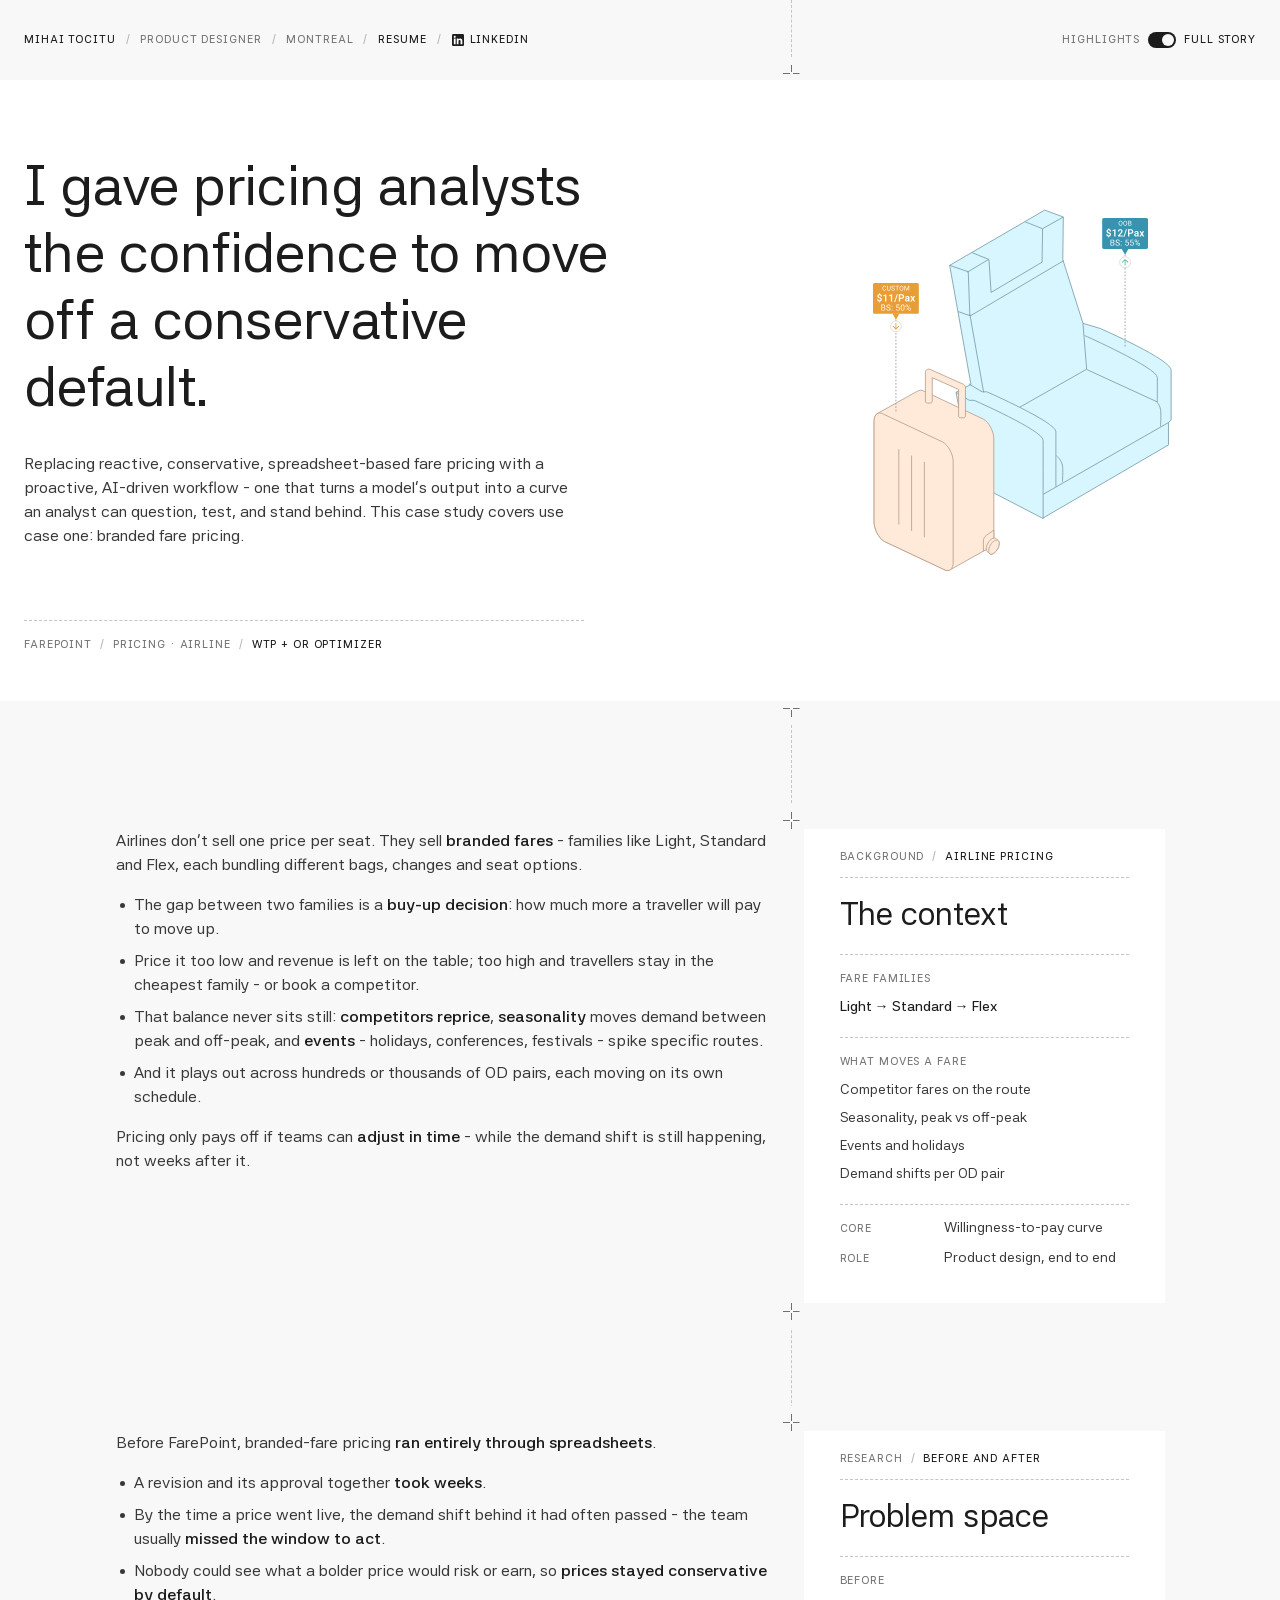
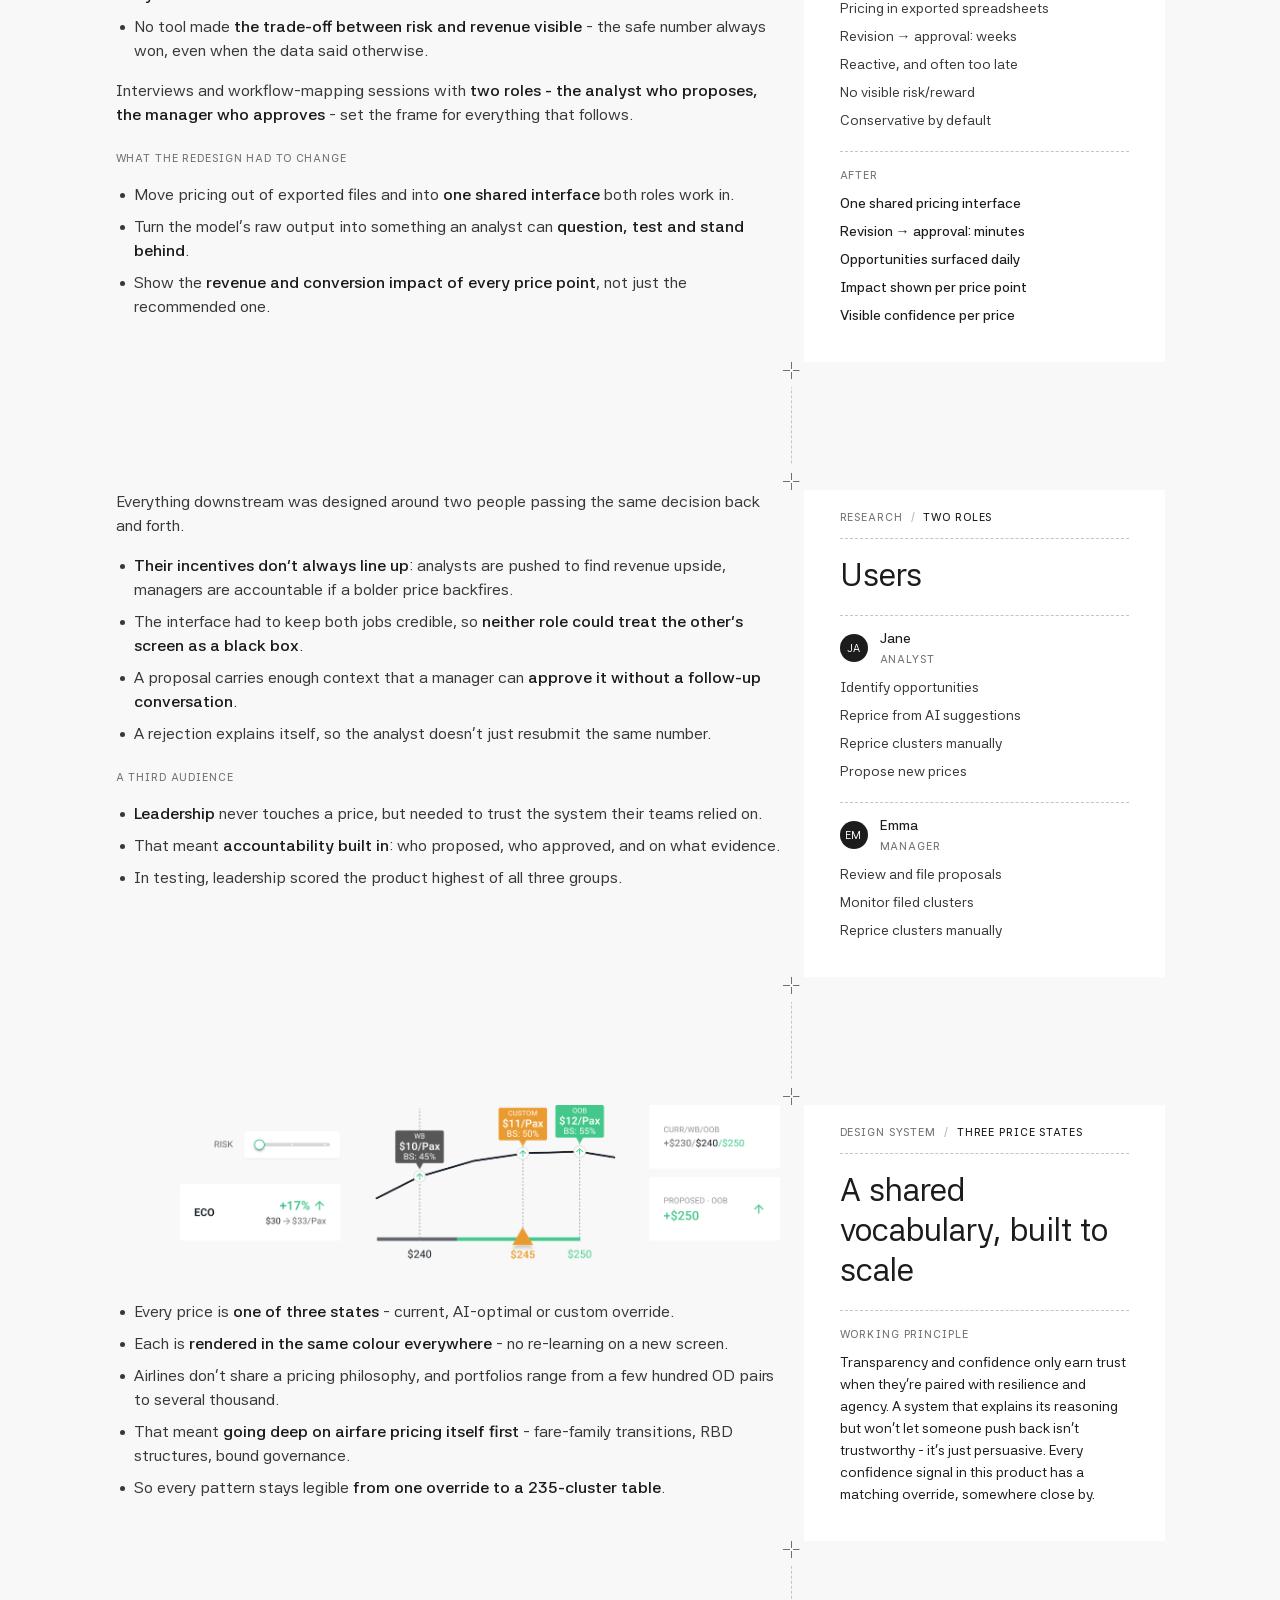
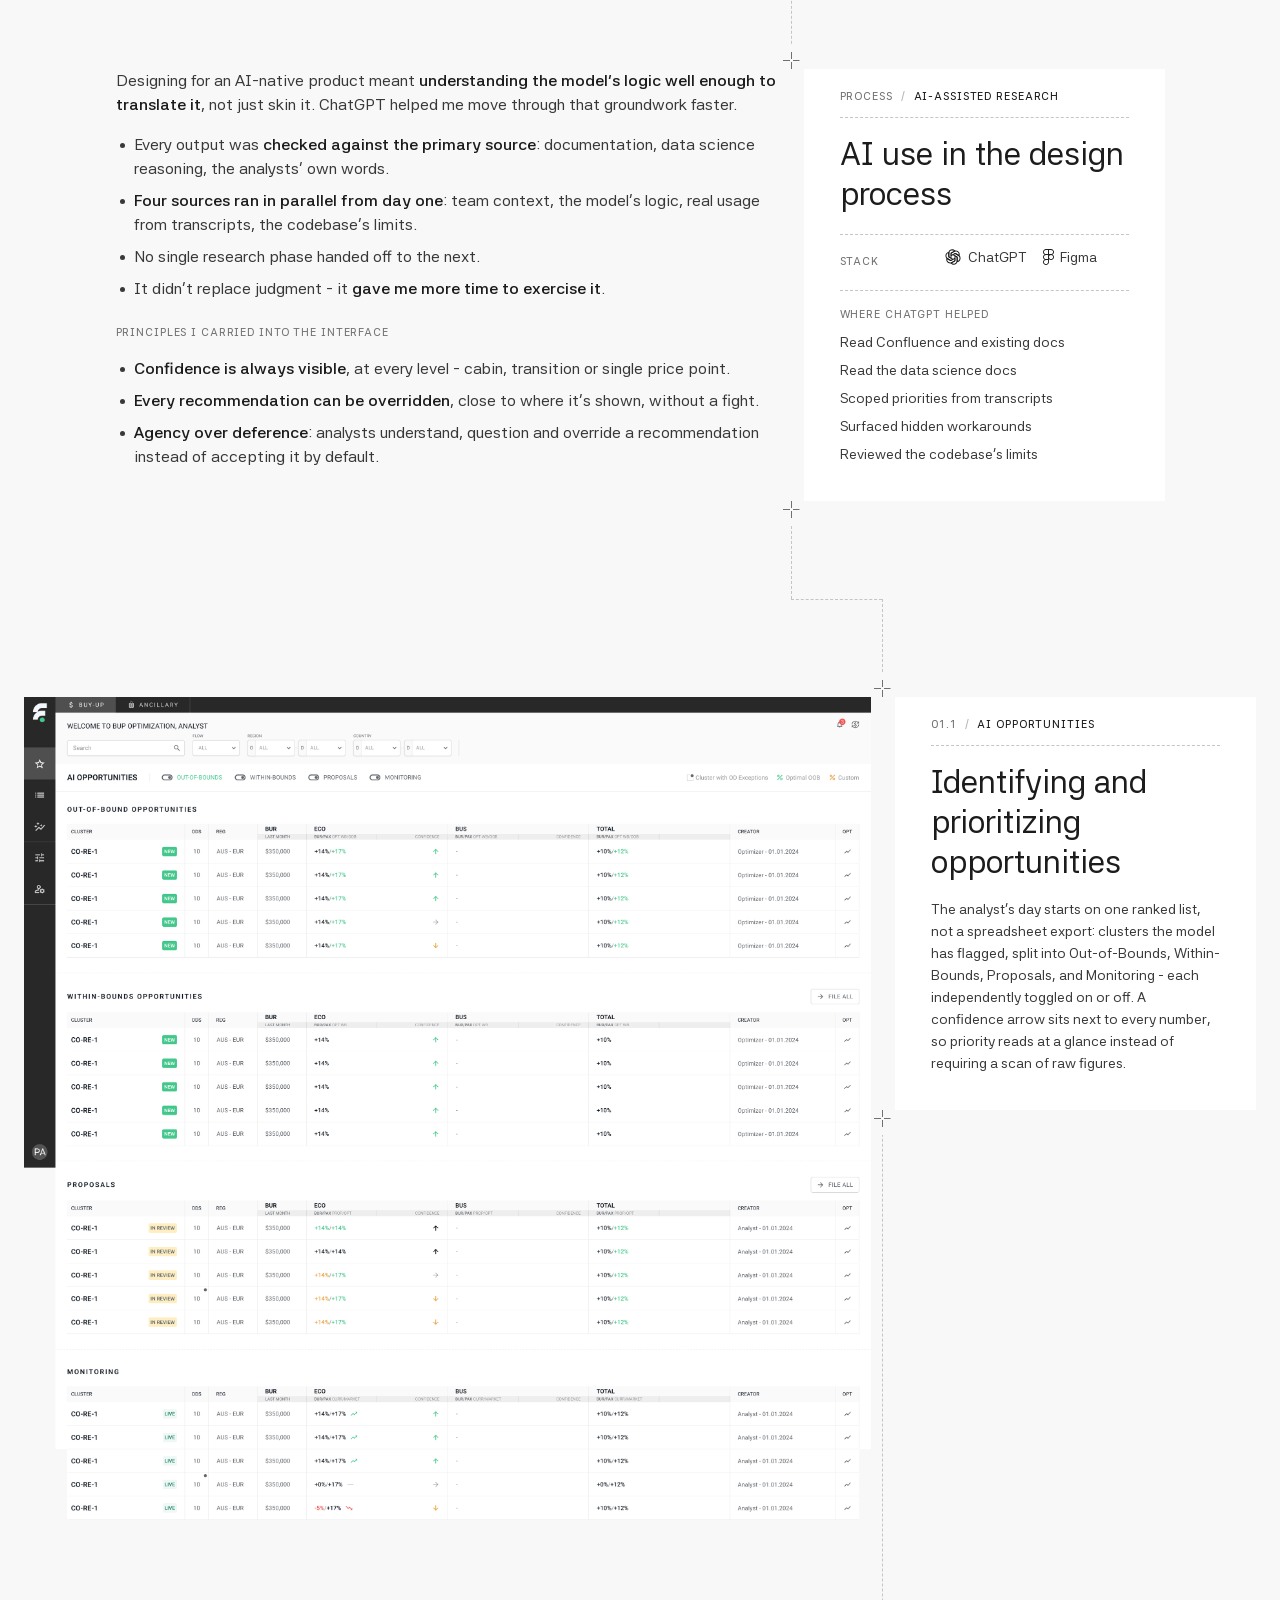
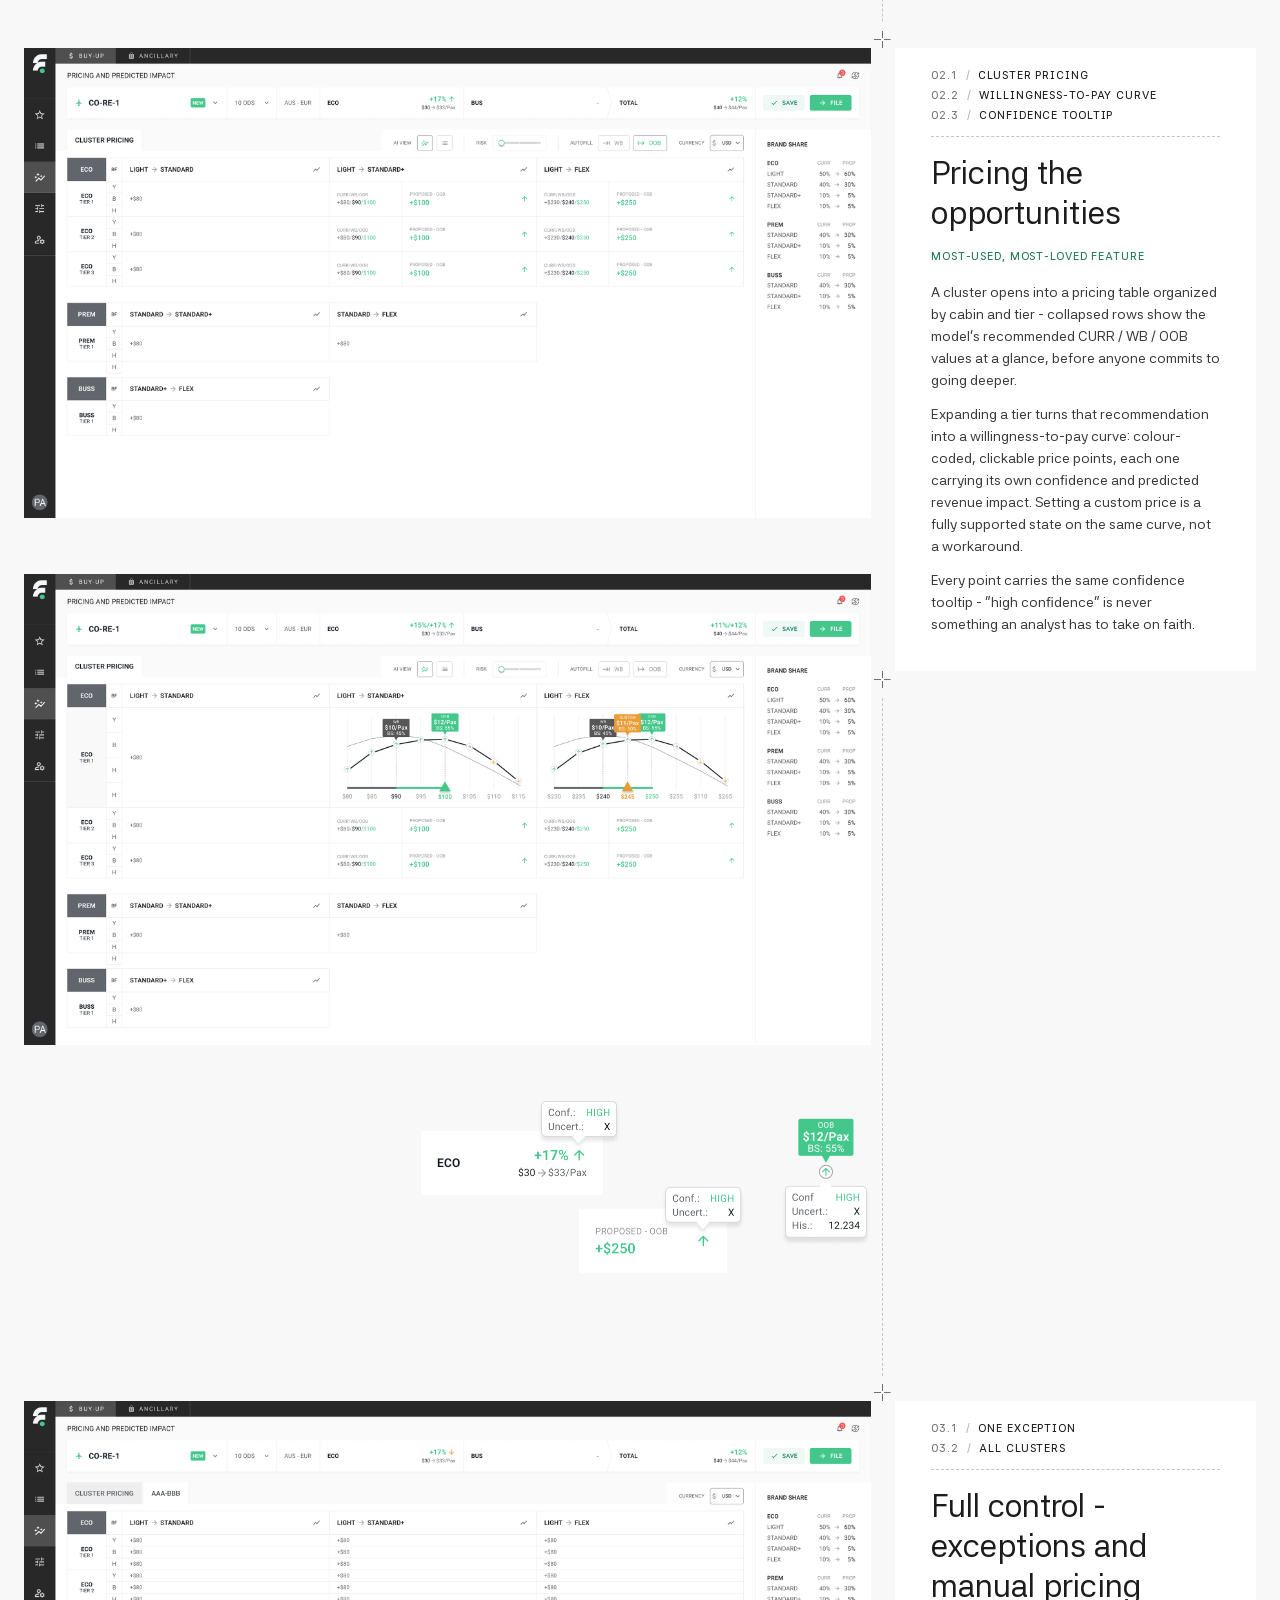
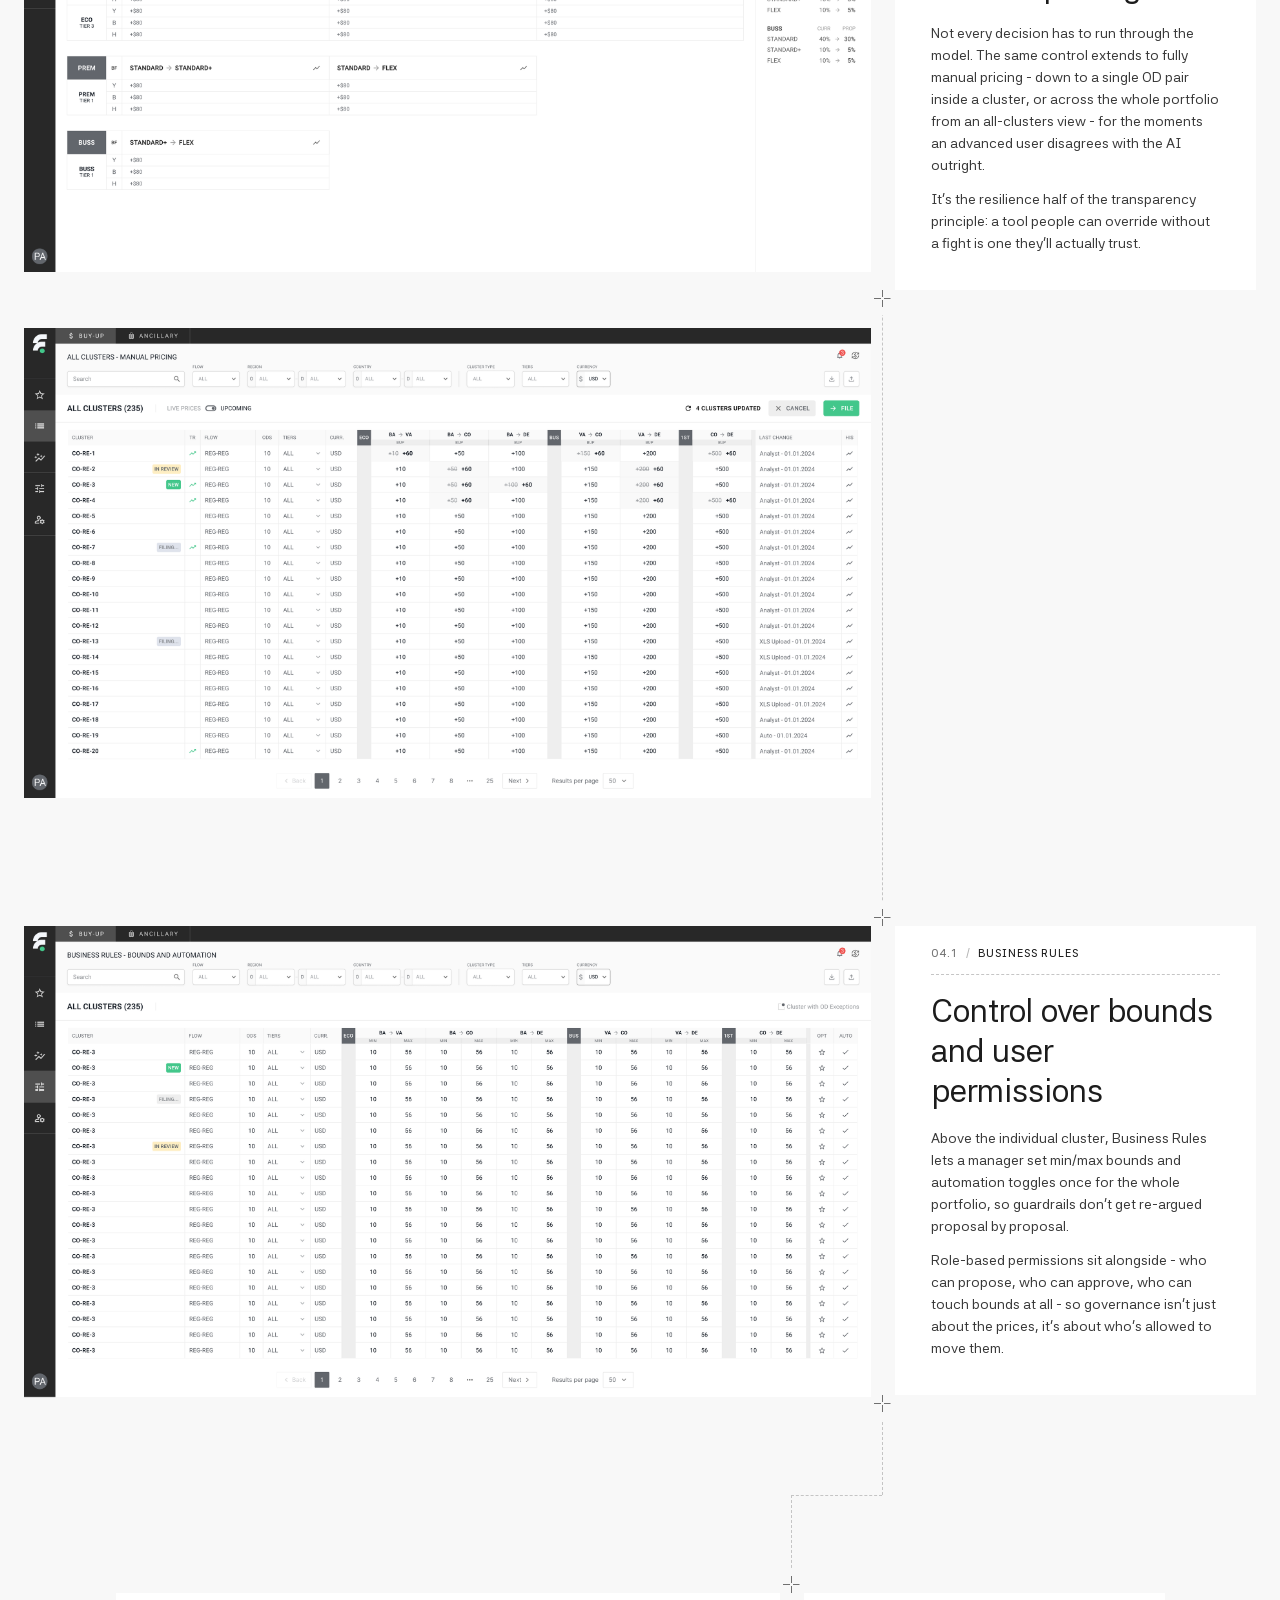
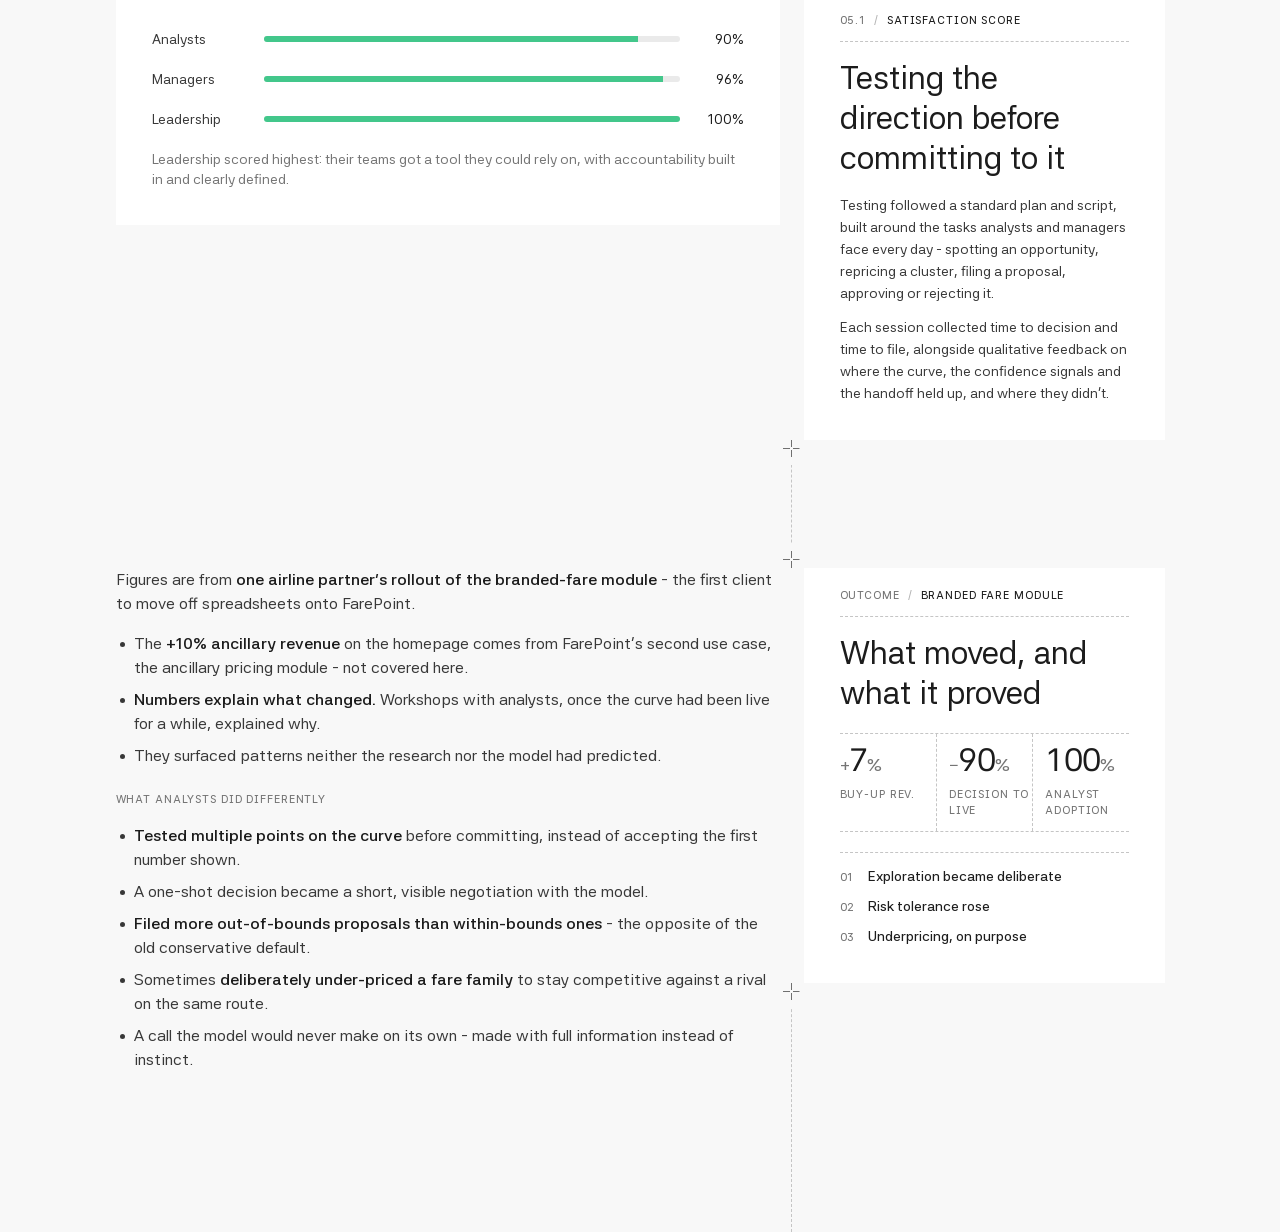
<file: farepoint-case-study.html>
<!doctype html>
<html lang="en">
<head>
<meta charset="UTF-8">
<meta name="viewport" content="width=device-width, initial-scale=1.0">
<title>FarePoint case study - Mihai Tocitu</title>
<meta name="description" content="How FarePoint gave airline pricing analysts the confidence to move off a conservative default.">
<link rel="stylesheet" href="style.css">
<style>
body{margin:0;background:#f8f8f8}
a{color:#383838}a:hover{color:#1c1c1c}
h1,h2,h3,h4,p,ul,figure{margin:0}
ul{padding:0;list-style:none}

@media (max-width:1023px){
.topbar{padding:16px 32px !important}
.hero{display:block !important;padding:56px 32px !important;min-height:0 !important}
.hero h1{font-size:44px !important;line-height:1.2 !important}
.hero .hvis{display:none !important}
.tl{padding:0 32px !important}
.spine,.mk,.xh,.hmk,.tspine,.sg{display:none !important}
.card.sp::before{display:none}
.ht{max-width:none !important;padding-bottom:0 !important}
.hc{padding:0 !important}
.hfoot{margin-top:40px}
.r2{display:flex !important;flex-direction:column !important;gap:24px !important;margin:64px 0 !important}
.r2 .card{position:static !important;top:auto !important;align-self:stretch !important;padding:28px !important}
section.r2 .card{order:-1}
article.r2{gap:24px !important}
article.r2 .card{order:2;margin:0 !important}
.tx{max-width:none !important;margin-left:0 !important}
.ml{text-align:left !important;margin-left:0 !important;line-height:24px !important;padding-bottom:0 !important}
.r2 img{max-width:100% !important;margin-left:0 !important}
.r2 [role=img]{max-width:none !important;margin-left:0 !important}
.ft{text-align:left !important;font-size:40px !important;line-height:1.2 !important}
section[aria-label=Outcome],.foot{padding-left:32px !important;padding-right:32px !important}
}
@media (max-width:767px){
.topbar{padding:14px 20px !important;gap:8px 0 !important}
.topbar .hm{display:none !important}
.topbar .sw{display:none !important}
.mob-sw{display:block !important;padding:20px 20px 0}
.hero{padding:32px 20px 40px !important}
.hero h1{font-size:32px !important}
.tl{padding:0 20px !important}
.r2{margin:48px 0 !important}
.r2 .card{padding:24px !important}
.r2 .card h2,.r2 .card h3{font-size:28px !important;line-height:36px !important}
.ft{font-size:32px !important}
section[aria-label=Outcome],.foot{padding-left:20px !important;padding-right:20px !important}
.foot{flex-direction:column;align-items:flex-start !important}
}


/* spec system (from homepage) */
.topbar{letter-spacing:.08em;text-transform:uppercase;font-weight:500;font-size:11px !important;line-height:16px !important;gap:8px 0 !important}
.topbar .nm{color:#1c1c1c;text-decoration:none}.topbar .ng{color:#757575}.topbar .ns{color:#b5b5b5;margin:0 10px}
.topbar a{color:#1c1c1c;text-decoration:none}.topbar a:hover{color:#757575}
.sw .lp,.sw .la{font-size:11px;line-height:16px;letter-spacing:.08em;text-transform:uppercase;font-weight:500}
.hmk{position:absolute;right:398px;width:17px;height:9px;line-height:0;transform:translateX(50%)}
.hmk svg,.xh svg{display:block}
.tspine{position:absolute;top:0;left:0;right:0;height:80px;z-index:21;pointer-events:none}
.tspine>div{position:relative;max-width:1333px;height:100%;margin:0 auto}
.tspine .tl{position:absolute;top:0;bottom:23.5px;left:calc(50% + min(1049px, 100% - 48px)/2 - 374px);border-left:1px dashed #c5c5c5}
.tspine .hmk{bottom:6.5px;right:auto;left:calc(50% + min(1049px, 100% - 48px)/2 - 374px);transform:translateX(-50%)}
.lbl{font-size:11px;line-height:16px;letter-spacing:.08em;font-weight:500;text-transform:uppercase;color:#757575}
.sl{margin:0 8px;color:#b5b5b5}.mdl{color:#1c1c1c}
.hero .hv{position:absolute;z-index:1;top:50%;left:calc((50% + min(1049px, 100% - 48px)/2 - 374px + 100% - 24px)/2);width:300px;transform:translate(-50%,-50%)}
.ht{position:relative;z-index:2;max-width:calc(100% - 576px);width:100%;display:flex;flex-direction:column;padding-bottom:48px;box-sizing:border-box}
.hc{margin:auto 0;padding:40px 0}
.hfoot .mdl{white-space:nowrap}
.hfoot{padding-top:12px;border-top:1px dashed #c5c5c5;max-width:560px}
.spine{right:398px !important;border-left-color:#c5c5c5 !important}
.tl .mtop{top:7px;right:auto;left:calc(50% + min(1049px, 100% - 48px)/2 - 374px);transform:translateX(-50%)}
.card.sp{position:relative;padding:20px 36px 36px !important;gap:0 !important}
.card.sp::before{content:"";position:absolute;left:-16px;top:0;bottom:0;width:5px;background:#f8f8f8}
.card.sp .xh{position:absolute;left:-13px;width:17px;height:17px;transform:translateX(-50%);background:#f8f8f8;box-shadow:0 8px 0 #f8f8f8,0 -8px 0 #f8f8f8;line-height:0;z-index:1}
.card.sp .xh.t{top:-17px}.card.sp .xh.b{bottom:-17px}
.card.sp .strip{padding-bottom:12px;border-bottom:1px dashed #c5c5c5}
.card.sp .strip>.lbl{display:block}.card.sp .strip>.lbl+.lbl{margin-top:4px}
.card.sp h2,.card.sp h3{margin-top:16px !important;font-size:32px !important;line-height:40px !important;font-weight:400 !important;color:#1c1c1c}
.card.sp .blk{margin-top:20px;padding-top:12px;border-top:1px dashed #c5c5c5}
.card.sp .blk:first-of-type{}
.card.sp .blk ul,.card.sp .blk p.v{margin-top:8px;font-size:14px;line-height:22px;color:#383838;display:flex;flex-direction:column;gap:6px}
.card.sp .blk ul.strong{color:#1c1c1c;font-weight:500}
.card.sp .desc{margin-top:16px;font-size:14px;line-height:22px;color:#383838}
.card.sp .desc+.desc{margin-top:12px}
.card.sp .rows{display:grid;grid-template-columns:96px 1fr;gap:10px 8px;align-items:baseline;margin-top:8px}
.card.sp .rows .v{font-size:14px;line-height:20px;color:#383838}
.card.sp .usr{display:flex;align-items:center;gap:12px;margin-top:8px}
.card.sp .usr .av{width:28px;height:28px;border-radius:999px;background:#1c1c1c;color:#fff;font-size:11px;display:inline-flex;align-items:center;justify-content:center;letter-spacing:.04em}
.card.sp .usr b{display:block;font-size:14px;line-height:20px;font-weight:500;color:#1c1c1c}
.card.sp .apps{display:flex;flex-wrap:wrap;gap:6px 16px;font-size:14px;line-height:20px;color:#383838}
.card.sp .app{display:inline-flex;align-items:center;gap:6px}.card.sp .app img{height:16px}
.card.sp .hl{margin-top:16px;color:#1f7a4d}
.card.sp .met{display:grid;grid-template-columns:repeat(3,1fr);margin-top:20px;border-top:1px dashed #c5c5c5;border-bottom:1px dashed #c5c5c5}
.card.sp .met>div{padding:8px 0 12px}
.card.sp .met>div+div{padding-left:12px;border-left:1px dashed #c5c5c5}
.card.sp .num{font-size:32px;line-height:36px;font-weight:300;letter-spacing:-.02em;font-variant-numeric:tabular-nums;color:#1c1c1c}
.card.sp .num small{font-size:18px;font-weight:400;color:#757575}
.card.sp .met .lbl{display:block;margin-top:4px}
.card.sp .lst{margin-top:20px;padding-top:12px;border-top:1px dashed #c5c5c5;display:flex;flex-direction:column;gap:8px}
.card.sp .lst div{display:grid;grid-template-columns:28px 1fr;align-items:baseline;font-size:14px;line-height:22px;color:#1c1c1c;font-weight:500}
.tx .lbl{display:block;margin-top:8px}
.ml{font-size:11px !important;line-height:16px !important;letter-spacing:.08em;font-weight:500;text-transform:uppercase;color:#757575;padding-bottom:0 !important}
.ml b{font-weight:500 !important;color:#1c1c1c !important}
.ml .ar{margin:0 8px;color:#b5b5b5}
.foot .lbl a{color:#1c1c1c;text-decoration:none}


.sg{position:absolute;pointer-events:none}
.sg.v{width:0;border-left:1px dashed #c5c5c5}
.sg.v.std{left:calc(100% - 374px)}
.sg.v.ctr{left:calc(50% + min(1049px, 100%)/2 - 374px)}
.sg.h{height:0;border-top:1px dashed #c5c5c5;left:calc(50% + min(1049px, 100%)/2 - 374px);right:374px}
.bl{display:flex;flex-direction:column;gap:8px}
.bl li{position:relative;padding-left:18px}
.bl li::before{content:"";position:absolute;left:4px;top:10px;width:5px;height:5px;border-radius:50%;background:#383838}
/* View toggle: unchecked = Full story (default), checked = Highlights */
.sw .lp{color:#757575}.sw .la{color:#1c1c1c}.sw .knob{left:14px}
body:has(#cs-hl:checked) .fs{display:none !important}
body:has(#cs-hl:checked) .sw .lp{color:#1c1c1c}
body:has(#cs-hl:checked) .sw .la{color:#757575}
body:has(#cs-hl:checked) .sw .knob{left:2px}
</style>
</head>
<body>
<input type="checkbox" id="cs-hl" class="sw-input" aria-label="Show highlights only">
<div style="position: relative; font-family: 'Asta Sans', sans-serif; color: #383838; background: #f8f8f8; -webkit-font-smoothing: antialiased">

<div class="tspine" aria-hidden="true"><div><span class="tl"></span><span class="hmk"><svg width="17" height="9" viewBox="0 0 17 9" shape-rendering="crispEdges"><path d="M8.5 0v7M0 8.5h7M10 8.5h7" stroke="#707070"/></svg></span></div></div>
<nav class="topbar" aria-label="Main" style="position: sticky; top: 0; z-index: 20; background: #f8f8f8; max-width: 1472px; margin: 0 auto; padding: 20px 24px; box-sizing: border-box; display: flex; flex-wrap: wrap; align-items: center; gap: 8px 24px; font-size: 16px; line-height: 20px">
<a class="nm" href="index.html">Mihai Tocitu</a><span class="ns hm">/</span><span class="ng hm">Product designer</span><span class="ns hm">/</span><span class="ng hm">Montreal</span><span class="ns">/</span>
<a href="assets/Mihai-Tocitu-resume-EN.pdf">Resume</a><span class="ns">/</span>
<a href="https://www.linkedin.com/in/mihaitocitu/" style="display: inline-flex; align-items: center; gap: 6px"><img src="assets/icons/linkedin.svg" alt="" style="width: 12px; height: 12px">LinkedIn</a>
<label for="cs-hl" class="sw" style="margin-left: auto; display: inline-flex; align-items: center; gap: 8px; min-height: 40px; padding: 0; border: 0; background: none; font: inherit; font-size: 14px; line-height: 20px; cursor: pointer; white-space: nowrap">
<span class="lp">Highlights</span>
<span class="track" aria-hidden="true" style="position: relative; display: inline-block; width: 28px; height: 16px; border-radius: 999px; background: #1c1c1c"><span class="knob" style="position: absolute; top: 2px; width: 12px; height: 12px; border-radius: 999px; background: #f8f8f8; transition: left 0.15s"></span></span>
<span class="la">Full story</span>
</label>
</nav>

<header style="max-width: 1472px; margin: 0 auto; background: #ffffff">
<div class="hero" style="position: relative; max-width: 1333px; margin: 0 auto; padding: 0 24px; box-sizing: border-box; display: flex; align-items: stretch; min-height: 621px">
<div class="ht">
<div class="hc">
<h1 style="max-width: 640px; font-size: 56px; line-height: 67px; font-weight: 400; letter-spacing: -0.01em; color: #1c1c1c">I gave pricing analysts the confidence to move off a conservative default.</h1>
<p style="margin-top: 32px; max-width: 560px; font-size: 16px; line-height: 24px">Replacing reactive, conservative, spreadsheet-based fare pricing with a proactive, AI-driven workflow - one that turns a model's output into a curve an analyst can question, test, and stand behind. This case study covers use case one: branded fare pricing.</p>
</div>
<div class="hfoot"><span class="lbl">FarePoint<span class="sl">/</span>Pricing · Airline<span class="sl">/</span><span class="mdl">WTP + OR optimizer</span></span></div>
</div>
<img class="hv hvis" src="assets/cs-hero.svg" alt="FarePoint pricing curve illustration">
</div>
</header>


<div class="mob-sw" style="display: none; box-sizing: border-box"><label for="cs-hl" class="sw" style="display: inline-flex; align-items: center; gap: 8px; min-height: 40px; padding: 0; border: 0; background: none; font: inherit; font-size: 14px; line-height: 20px; cursor: pointer; white-space: nowrap">
<span class="lp">Highlights</span>
<span class="track" aria-hidden="true" style="position: relative; display: inline-block; width: 28px; height: 16px; border-radius: 999px; background: #1c1c1c"><span class="knob" style="position: absolute; top: 2px; width: 12px; height: 12px; border-radius: 999px; background: #f8f8f8; transition: left 0.15s"></span></span>
<span class="la">Full story</span>
</label></div>
<main class="tl" style="position: relative; display: flow-root; max-width: 1333px; margin: 0 auto; padding: 0 24px; box-sizing: border-box">
<span class="hmk mtop" aria-hidden="true"><svg width="17" height="9" viewBox="0 0 17 9" shape-rendering="crispEdges"><path d="M0 .5h7M10 .5h7M8.5 2v7" stroke="#707070"/></svg></span>

<div class="spart" style="position: relative; display: flow-root">
<div class="sg v ctr" style="top:24px;bottom:0"></div>
<section class="r2" style="position: relative; display: grid; grid-template-columns: minmax(0, 664px) 361px; justify-content: center; column-gap: 24px; margin: 128px 0">
<div class="tx" style="max-width: 664px; display: flex; flex-direction: column; gap: 16px; font-size: 16px; line-height: 24px"><p>Airlines don’t sell one price per seat. They sell <b style="font-weight: 600; color: #1c1c1c">branded fares</b> - families like Light, Standard and Flex, each bundling different bags, changes and seat options.</p><ul class="bl"><li>The gap between two families is a <b style="font-weight: 600; color: #1c1c1c">buy-up decision</b>: how much more a traveller will pay to move up.</li><li>Price it too low and revenue is left on the table; too high and travellers stay in the cheapest family - or book a competitor.</li><li>That balance never sits still: <b style="font-weight: 600; color: #1c1c1c">competitors reprice</b>, <b style="font-weight: 600; color: #1c1c1c">seasonality</b> moves demand between peak and off-peak, and <b style="font-weight: 600; color: #1c1c1c">events</b> - holidays, conferences, festivals - spike specific routes.</li><li>And it plays out across hundreds or thousands of OD pairs, each moving on its own schedule.</li></ul><p>Pricing only pays off if teams can <b style="font-weight: 600; color: #1c1c1c">adjust in time</b> - while the demand shift is still happening, not weeks after it.</p>
</div>
<div class="card sp" style="align-self: start; background: #ffffff; display: flex; flex-direction: column">
<span class="xh t" aria-hidden="true"><svg width="17" height="17" viewBox="0 0 17 17" shape-rendering="crispEdges"><path d="M8.5 0v7M8.5 10v7M0 8.5h7M10 8.5h7" stroke="#707070"/></svg></span><span class="xh b" aria-hidden="true"><svg width="17" height="17" viewBox="0 0 17 17" shape-rendering="crispEdges"><path d="M8.5 0v7M8.5 10v7M0 8.5h7M10 8.5h7" stroke="#707070"/></svg></span>
<div class="strip"><span class="lbl">Background<span class="sl">/</span><span class="mdl">Airline pricing</span></span></div><h2>The context</h2><div class="blk"><span class="lbl">Fare families</span><p class="v" style="color:#1c1c1c;font-weight:500">Light → Standard → Flex</p></div><div class="blk"><span class="lbl">What moves a fare</span><ul><li>Competitor fares on the route</li><li>Seasonality, peak vs off-peak</li><li>Events and holidays</li><li>Demand shifts per OD pair</li></ul></div><div class="blk"><div class="rows" style="margin-top:0"><span class="lbl">Core</span><span class="v">Willingness-to-pay curve</span><span class="lbl">Role</span><span class="v">Product design, end to end</span></div></div>
</div>
</section>

<section class="r2 fs" style="position: relative; display: grid; grid-template-columns: minmax(0, 664px) 361px; justify-content: center; column-gap: 24px; margin: 128px 0">
<div class="tx" style="max-width: 664px; display: flex; flex-direction: column; gap: 16px; font-size: 16px; line-height: 24px"><p>Before FarePoint, branded-fare pricing <b style="font-weight: 600; color: #1c1c1c">ran entirely through spreadsheets</b>.</p><ul class="bl"><li>A revision and its approval together <b style="font-weight: 600; color: #1c1c1c">took weeks</b>.</li><li>By the time a price went live, the demand shift behind it had often passed - the team usually <b style="font-weight: 600; color: #1c1c1c">missed the window to act</b>.</li><li>Nobody could see what a bolder price would risk or earn, so <b style="font-weight: 600; color: #1c1c1c">prices stayed conservative by default</b>.</li><li>No tool made <b style="font-weight: 600; color: #1c1c1c">the trade-off between risk and revenue visible</b> - the safe number always won, even when the data said otherwise.</li></ul><p>Interviews and workflow-mapping sessions with <b style="font-weight: 600; color: #1c1c1c">two roles - the analyst who proposes, the manager who approves</b> - set the frame for everything that follows.</p><p class="lbl" style="margin-top: 8px">What the redesign had to change</p><ul class="bl"><li>Move pricing out of exported files and into <b style="font-weight: 600; color: #1c1c1c">one shared interface</b> both roles work in.</li><li>Turn the model’s raw output into something an analyst can <b style="font-weight: 600; color: #1c1c1c">question, test and stand behind</b>.</li><li>Show the <b style="font-weight: 600; color: #1c1c1c">revenue and conversion impact of every price point</b>, not just the recommended one.</li></ul>
</div>
<div class="card sp" style="align-self: start; background: #ffffff; display: flex; flex-direction: column">
<span class="xh t" aria-hidden="true"><svg width="17" height="17" viewBox="0 0 17 17" shape-rendering="crispEdges"><path d="M8.5 0v7M8.5 10v7M0 8.5h7M10 8.5h7" stroke="#707070"/></svg></span><span class="xh b" aria-hidden="true"><svg width="17" height="17" viewBox="0 0 17 17" shape-rendering="crispEdges"><path d="M8.5 0v7M8.5 10v7M0 8.5h7M10 8.5h7" stroke="#707070"/></svg></span>
<div class="strip"><span class="lbl">Research<span class="sl">/</span><span class="mdl">Before and after</span></span></div><h2>Problem space</h2><div class="blk"><span class="lbl">Before</span><ul><li>Pricing in exported spreadsheets</li><li>Revision → approval: weeks</li><li>Reactive, and often too late</li><li>No visible risk/reward</li><li>Conservative by default</li></ul></div><div class="blk"><span class="lbl">After</span><ul class="strong"><li>One shared pricing interface</li><li>Revision → approval: minutes</li><li>Opportunities surfaced daily</li><li>Impact shown per price point</li><li>Visible confidence per price</li></ul></div>
</div>
</section>

<section class="r2 fs" style="position: relative; display: grid; grid-template-columns: minmax(0, 664px) 361px; justify-content: center; column-gap: 24px; margin: 128px 0">
<div class="tx" style="max-width: 664px; display: flex; flex-direction: column; gap: 16px; font-size: 16px; line-height: 24px"><p>Everything downstream was designed around two people passing the same decision back and forth.</p><ul class="bl"><li><b style="font-weight: 600; color: #1c1c1c">Their incentives don't always line up</b>: analysts are pushed to find revenue upside, managers are accountable if a bolder price backfires.</li><li>The interface had to keep both jobs credible, so <b style="font-weight: 600; color: #1c1c1c">neither role could treat the other's screen as a black box</b>.</li><li>A proposal carries enough context that a manager can <b style="font-weight: 600; color: #1c1c1c">approve it without a follow-up conversation</b>.</li><li>A rejection explains itself, so the analyst doesn't just resubmit the same number.</li></ul><p class="lbl" style="margin-top: 8px">A third audience</p><ul class="bl"><li><b style="font-weight: 600; color: #1c1c1c">Leadership</b> never touches a price, but needed to trust the system their teams relied on.</li><li>That meant <b style="font-weight: 600; color: #1c1c1c">accountability built in</b>: who proposed, who approved, and on what evidence.</li><li>In testing, leadership scored the product highest of all three groups.</li></ul>
</div>
<div class="card sp" style="align-self: start; background: #ffffff; display: flex; flex-direction: column">
<span class="xh t" aria-hidden="true"><svg width="17" height="17" viewBox="0 0 17 17" shape-rendering="crispEdges"><path d="M8.5 0v7M8.5 10v7M0 8.5h7M10 8.5h7" stroke="#707070"/></svg></span><span class="xh b" aria-hidden="true"><svg width="17" height="17" viewBox="0 0 17 17" shape-rendering="crispEdges"><path d="M8.5 0v7M8.5 10v7M0 8.5h7M10 8.5h7" stroke="#707070"/></svg></span>
<div class="strip"><span class="lbl">Research<span class="sl">/</span><span class="mdl">Two roles</span></span></div><h2>Users</h2><div class="blk"><div class="usr" style="margin-top:0"><span class="av" aria-hidden="true">JA</span><div><b>Jane</b><span class="lbl">Analyst</span></div></div><ul><li>Identify opportunities</li><li>Reprice from AI suggestions</li><li>Reprice clusters manually</li><li>Propose new prices</li></ul></div><div class="blk"><div class="usr" style="margin-top:0"><span class="av" aria-hidden="true">EM</span><div><b>Emma</b><span class="lbl">Manager</span></div></div><ul><li>Review and file proposals</li><li>Monitor filed clusters</li><li>Reprice clusters manually</li></ul></div>
</div>
</section>

<section class="r2" style="position: relative; display: grid; grid-template-columns: minmax(0, 664px) 361px; justify-content: center; column-gap: 24px; margin: 128px 0">
<div style="display: flex; flex-direction: column; gap: 40px; max-width: 664px">
<img src="assets/shared-vocabulary-visual-BpkkTe9G.png" alt="The three price states - current, AI-optimal and custom - shown on a pricing curve" style="display: block; width: 600px; max-width: 100%; height: auto; margin-left: auto; position: static"><div class="tx" style="max-width: 664px; display: flex; flex-direction: column; gap: 16px; font-size: 16px; line-height: 24px"><ul class="bl"><li>Every price is <b style="font-weight: 600; color: #1c1c1c">one of three states</b> - current, AI-optimal or custom override.</li><li>Each is <b style="font-weight: 600; color: #1c1c1c">rendered in the same colour everywhere</b> - no re-learning on a new screen.</li><li>Airlines don't share a pricing philosophy, and portfolios range from a few hundred OD pairs to several thousand.</li><li>That meant <b style="font-weight: 600; color: #1c1c1c">going deep on airfare pricing itself first</b> - fare-family transitions, RBD structures, bound governance.</li><li>So every pattern stays legible <b style="font-weight: 600; color: #1c1c1c">from one override to a 235-cluster table</b>.</li></ul>
</div>
</div>
<div class="card sp" style="align-self: start; background: #ffffff; display: flex; flex-direction: column">
<span class="xh t" aria-hidden="true"><svg width="17" height="17" viewBox="0 0 17 17" shape-rendering="crispEdges"><path d="M8.5 0v7M8.5 10v7M0 8.5h7M10 8.5h7" stroke="#707070"/></svg></span><span class="xh b" aria-hidden="true"><svg width="17" height="17" viewBox="0 0 17 17" shape-rendering="crispEdges"><path d="M8.5 0v7M8.5 10v7M0 8.5h7M10 8.5h7" stroke="#707070"/></svg></span>
<div class="strip"><span class="lbl">Design system<span class="sl">/</span><span class="mdl">Three price states</span></span></div><h2>A shared vocabulary, built to scale</h2><div class="blk"><span class="lbl">Working principle</span><p class="v" style="color:#1c1c1c">Transparency and confidence only earn trust when they're paired with resilience and agency. A system that explains its reasoning but won't let someone push back isn't trustworthy - it's just persuasive. Every confidence signal in this product has a matching override, somewhere close by.</p></div>
</div>
</section>

<section class="r2 fs" style="position: relative; display: grid; grid-template-columns: minmax(0, 664px) 361px; justify-content: center; column-gap: 24px; margin: 128px 0 98px">
<div class="tx" style="max-width: 664px; display: flex; flex-direction: column; gap: 16px; font-size: 16px; line-height: 24px"><p>Designing for an AI-native product meant <b style="font-weight: 600; color: #1c1c1c">understanding the model's logic well enough to translate it</b>, not just skin it. ChatGPT helped me move through that groundwork faster.</p><ul class="bl"><li>Every output was <b style="font-weight: 600; color: #1c1c1c">checked against the primary source</b>: documentation, data science reasoning, the analysts' own words.</li><li><b style="font-weight: 600; color: #1c1c1c">Four sources ran in parallel from day one</b>: team context, the model's logic, real usage from transcripts, the codebase's limits.</li><li>No single research phase handed off to the next.</li><li>It didn't replace judgment - it <b style="font-weight: 600; color: #1c1c1c">gave me more time to exercise it</b>.</li></ul><p class="lbl" style="margin-top: 8px">Principles I carried into the interface</p><ul class="bl"><li><b style="font-weight: 600; color: #1c1c1c">Confidence is always visible</b>, at every level - cabin, transition or single price point.</li><li><b style="font-weight: 600; color: #1c1c1c">Every recommendation can be overridden</b>, close to where it’s shown, without a fight.</li><li><b style="font-weight: 600; color: #1c1c1c">Agency over deference</b>: analysts understand, question and override a recommendation instead of accepting it by default.</li></ul>
</div>
<div class="card sp" style="align-self: start; background: #ffffff; display: flex; flex-direction: column">
<span class="xh t" aria-hidden="true"><svg width="17" height="17" viewBox="0 0 17 17" shape-rendering="crispEdges"><path d="M8.5 0v7M8.5 10v7M0 8.5h7M10 8.5h7" stroke="#707070"/></svg></span><span class="xh b" aria-hidden="true"><svg width="17" height="17" viewBox="0 0 17 17" shape-rendering="crispEdges"><path d="M8.5 0v7M8.5 10v7M0 8.5h7M10 8.5h7" stroke="#707070"/></svg></span>
<div class="strip"><span class="lbl">Process<span class="sl">/</span><span class="mdl">AI-assisted research</span></span></div><h2>AI use in the design process</h2><div class="blk"><div class="rows" style="margin-top:0"><span class="lbl">Stack</span><span class="v apps"><span class="app"><img src="assets/icons/chatgpt.svg" alt="">ChatGPT</span><span class="app"><img src="assets/icons/figma.svg" alt="">Figma</span></span></div></div><div class="blk"><span class="lbl">Where ChatGPT helped</span><ul><li>Read Confluence and existing docs</li><li>Read the data science docs</li><li>Scoped priorities from transcripts</li><li>Surfaced hidden workarounds</li><li>Reviewed the codebase’s limits</li></ul></div>
</div>
</section>

</div>
<div class="spart" style="position: relative; display: flow-root">
<div class="sg h" style="top:0"></div><div class="sg v std" style="top:0;bottom:0"></div>
<article class="r2 st" style="position: relative; display: grid; grid-template-columns: minmax(0, 1fr) 361px; column-gap: 24px; margin: 98px 0 128px">
<div>
<img src="assets/5be18e71bad690d3225827f84693fab715f25ba2-DvnWz3IK.png" alt="AI Opportunities dashboard" style="display: block; margin-top: 0; width: 100%; height: auto">
</div>
<div class="card sp" style="position: sticky; top: 96px; align-self: start; background: #ffffff; display: flex; flex-direction: column">
<span class="xh t" aria-hidden="true"><svg width="17" height="17" viewBox="0 0 17 17" shape-rendering="crispEdges"><path d="M8.5 0v7M8.5 10v7M0 8.5h7M10 8.5h7" stroke="#707070"/></svg></span><span class="xh b" aria-hidden="true"><svg width="17" height="17" viewBox="0 0 17 17" shape-rendering="crispEdges"><path d="M8.5 0v7M8.5 10v7M0 8.5h7M10 8.5h7" stroke="#707070"/></svg></span>
<div class="strip"><span class="lbl">01.1<span class="sl">/</span><span class="mdl">AI opportunities</span></span></div><h3>Identifying and prioritizing opportunities</h3><p class="desc">The analyst's day starts on one ranked list, not a spreadsheet export: clusters the model has flagged, split into Out-of-Bounds, Within-Bounds, Proposals, and Monitoring - each independently toggled on or off. A confidence arrow sits next to every number, so priority reads at a glance instead of requiring a scan of raw figures.</p>
</div>
</article>

<article class="r2 st" style="position: relative; display: grid; grid-template-columns: minmax(0, 1fr) 361px; column-gap: 24px; margin: 128px 0">
<div>
<img src="assets/870534ae429da7128310bcec53ab61094bff7774-7-ku44ao.png" alt="Cluster pricing table" style="display: block; margin-top: 0; width: 100%; height: auto">
<img src="assets/97e71b8f82a909ca98b503b9513e5adbf59c0b84-DDsNfvFL.png" alt="Willingness-to-pay curve" style="display: block; margin-top: 56px; width: 100%; height: auto">
<img src="assets/confidence-tooltip.png" alt="Confidence tooltip showing confidence, uncertainty and history" style="display: block; margin: 56px 0 0 auto; width: 450px; max-width: 100%; height: auto">
</div>
<div class="card sp" style="position: sticky; top: 96px; align-self: start; background: #ffffff; display: flex; flex-direction: column">
<span class="xh t" aria-hidden="true"><svg width="17" height="17" viewBox="0 0 17 17" shape-rendering="crispEdges"><path d="M8.5 0v7M8.5 10v7M0 8.5h7M10 8.5h7" stroke="#707070"/></svg></span><span class="xh b" aria-hidden="true"><svg width="17" height="17" viewBox="0 0 17 17" shape-rendering="crispEdges"><path d="M8.5 0v7M8.5 10v7M0 8.5h7M10 8.5h7" stroke="#707070"/></svg></span>
<div class="strip"><span class="lbl">02.1<span class="sl">/</span><span class="mdl">Cluster pricing</span></span><span class="lbl">02.2<span class="sl">/</span><span class="mdl">Willingness-to-pay curve</span></span><span class="lbl">02.3<span class="sl">/</span><span class="mdl">Confidence tooltip</span></span></div><h3>Pricing the opportunities</h3><span class="lbl hl">Most-used, most-loved feature</span><p class="desc">A cluster opens into a pricing table organized by cabin and tier - collapsed rows show the model's recommended CURR / WB / OOB values at a glance, before anyone commits to going deeper.</p><p class="desc">Expanding a tier turns that recommendation into a willingness-to-pay curve: colour-coded, clickable price points, each one carrying its own confidence and predicted revenue impact. Setting a custom price is a fully supported state on the same curve, not a workaround.</p><p class="desc">Every point carries the same confidence tooltip - "high confidence" is never something an analyst has to take on faith.</p>
</div>
</article>

<article class="r2 st" style="position: relative; display: grid; grid-template-columns: minmax(0, 1fr) 361px; column-gap: 24px; margin: 128px 0">
<div>
<img src="assets/9813e2f169b7e3ef858546b76e77ceb88194f1e8-Cc9JSEzy.png" alt="Manual pricing exception inside a cluster" style="display: block; margin-top: 0; width: 100%; height: auto">
<img src="assets/8445f5d31fe076e086e43134f4cbea349f434699-DFJ6WbA-.png" alt="All clusters manual pricing" style="display: block; margin-top: 56px; width: 100%; height: auto">
</div>
<div class="card sp" style="position: sticky; top: 96px; align-self: start; background: #ffffff; display: flex; flex-direction: column">
<span class="xh t" aria-hidden="true"><svg width="17" height="17" viewBox="0 0 17 17" shape-rendering="crispEdges"><path d="M8.5 0v7M8.5 10v7M0 8.5h7M10 8.5h7" stroke="#707070"/></svg></span><span class="xh b" aria-hidden="true"><svg width="17" height="17" viewBox="0 0 17 17" shape-rendering="crispEdges"><path d="M8.5 0v7M8.5 10v7M0 8.5h7M10 8.5h7" stroke="#707070"/></svg></span>
<div class="strip"><span class="lbl">03.1<span class="sl">/</span><span class="mdl">One exception</span></span><span class="lbl">03.2<span class="sl">/</span><span class="mdl">All clusters</span></span></div><h3>Full control - exceptions and manual pricing</h3><p class="desc">Not every decision has to run through the model. The same control extends to fully manual pricing - down to a single OD pair inside a cluster, or across the whole portfolio from an all-clusters view - for the moments an advanced user disagrees with the AI outright.</p><p class="desc">It's the resilience half of the transparency principle: a tool people can override without a fight is one they'll actually trust.</p>
</div>
</article>

<article class="r2 st" style="position: relative; display: grid; grid-template-columns: minmax(0, 1fr) 361px; column-gap: 24px; margin: 128px 0 98px">
<div>
<img src="assets/c048bb88b94f236262eff72d31f28d8fee019ab2-DpYBsrz4.png" alt="Business rules - bounds and automation" style="display: block; margin-top: 0; width: 100%; height: auto">
</div>
<div class="card sp" style="position: sticky; top: 96px; align-self: start; background: #ffffff; display: flex; flex-direction: column">
<span class="xh t" aria-hidden="true"><svg width="17" height="17" viewBox="0 0 17 17" shape-rendering="crispEdges"><path d="M8.5 0v7M8.5 10v7M0 8.5h7M10 8.5h7" stroke="#707070"/></svg></span><span class="xh b" aria-hidden="true"><svg width="17" height="17" viewBox="0 0 17 17" shape-rendering="crispEdges"><path d="M8.5 0v7M8.5 10v7M0 8.5h7M10 8.5h7" stroke="#707070"/></svg></span>
<div class="strip"><span class="lbl">04.1<span class="sl">/</span><span class="mdl">Business rules</span></span></div><h3>Control over bounds and user permissions</h3><p class="desc">Above the individual cluster, Business Rules lets a manager set min/max bounds and automation toggles once for the whole portfolio, so guardrails don't get re-argued proposal by proposal.</p><p class="desc">Role-based permissions sit alongside - who can propose, who can approve, who can touch bounds at all - so governance isn't just about the prices, it's about who's allowed to move them.</p>
</div>
</article>

</div>
<div class="spart" style="position: relative; display: flow-root; padding-bottom: 160px">
<div class="sg h" style="top:0"></div><div class="sg v ctr" style="top:0;bottom:0"></div>
<article class="r2 st" style="position: relative; display: grid; grid-template-columns: minmax(0, 664px) 361px; justify-content: center; column-gap: 24px; margin: 98px 0 128px">
<div>
<div role="img" aria-label="Satisfaction score by role: analysts 90 percent, managers 96 percent, leadership 100 percent" style="margin: 0; max-width: 664px; background: #ffffff; padding: 36px; display: flex; flex-direction: column; gap: 20px; font-size: 14px; line-height: 20px">
<div style="display: grid; grid-template-columns: 96px minmax(0, 1fr) 48px; gap: 16px; align-items: center"><span>Analysts</span><div style="height: 6px; background: #eaeaea; border-radius: 999px; overflow: hidden"><div style="width: 90%; height: 100%; background: #43c78b"></div></div><span style="text-align: right; color: #1c1c1c">90%</span></div>
<div style="display: grid; grid-template-columns: 96px minmax(0, 1fr) 48px; gap: 16px; align-items: center"><span>Managers</span><div style="height: 6px; background: #eaeaea; border-radius: 999px; overflow: hidden"><div style="width: 96%; height: 100%; background: #43c78b"></div></div><span style="text-align: right; color: #1c1c1c">96%</span></div>
<div style="display: grid; grid-template-columns: 96px minmax(0, 1fr) 48px; gap: 16px; align-items: center"><span>Leadership</span><div style="height: 6px; background: #eaeaea; border-radius: 999px; overflow: hidden"><div style="width: 100%; height: 100%; background: #43c78b"></div></div><span style="text-align: right; color: #1c1c1c">100%</span></div>
<p style="color: #757575">Leadership scored highest: their teams got a tool they could rely on, with accountability built in and clearly defined.</p>
</div>
</div>
<div class="card sp" style="position: sticky; top: 96px; align-self: start; background: #ffffff; display: flex; flex-direction: column">
<span class="xh t" aria-hidden="true"><svg width="17" height="17" viewBox="0 0 17 17" shape-rendering="crispEdges"><path d="M8.5 0v7M8.5 10v7M0 8.5h7M10 8.5h7" stroke="#707070"/></svg></span><span class="xh b" aria-hidden="true"><svg width="17" height="17" viewBox="0 0 17 17" shape-rendering="crispEdges"><path d="M8.5 0v7M8.5 10v7M0 8.5h7M10 8.5h7" stroke="#707070"/></svg></span>
<div class="strip"><span class="lbl">05.1<span class="sl">/</span><span class="mdl">Satisfaction score</span></span></div><h3>Testing the direction before committing to it</h3><p class="desc">Testing followed a standard plan and script, built around the tasks analysts and managers face every day - spotting an opportunity, repricing a cluster, filing a proposal, approving or rejecting it.</p><p class="desc">Each session collected time to decision and time to file, alongside qualitative feedback on where the curve, the confidence signals and the handoff held up, and where they didn't.</p>
</div>
</article>

<section class="r2" style="position: relative; display: grid; grid-template-columns: minmax(0, 664px) 361px; justify-content: center; column-gap: 24px; margin: 128px 0 0">
<div class="tx" style="max-width: 664px; display: flex; flex-direction: column; gap: 16px; font-size: 16px; line-height: 24px"><p>Figures are from <b style="font-weight: 600; color: #1c1c1c">one airline partner’s rollout of the branded-fare module</b> - the first client to move off spreadsheets onto FarePoint.</p><ul class="bl"><li>The <b style="font-weight: 600; color: #1c1c1c">+10% ancillary revenue</b> on the homepage comes from FarePoint’s second use case, the ancillary pricing module - not covered here.</li><li><b style="font-weight: 600; color: #1c1c1c">Numbers explain what changed.</b> Workshops with analysts, once the curve had been live for a while, explained why.</li><li>They surfaced patterns neither the research nor the model had predicted.</li></ul><p class="lbl" style="margin-top: 8px">What analysts did differently</p><ul class="bl"><li><b style="font-weight: 600; color: #1c1c1c">Tested multiple points on the curve</b> before committing, instead of accepting the first number shown.</li><li>A one-shot decision became a short, visible negotiation with the model.</li><li><b style="font-weight: 600; color: #1c1c1c">Filed more out-of-bounds proposals than within-bounds ones</b> - the opposite of the old conservative default.</li><li>Sometimes <b style="font-weight: 600; color: #1c1c1c">deliberately under-priced a fare family</b> to stay competitive against a rival on the same route.</li><li>A call the model would never make on its own - made with full information instead of instinct.</li></ul>
</div>
<div class="card sp" style="align-self: start; background: #ffffff; display: flex; flex-direction: column">
<span class="xh t" aria-hidden="true"><svg width="17" height="17" viewBox="0 0 17 17" shape-rendering="crispEdges"><path d="M8.5 0v7M8.5 10v7M0 8.5h7M10 8.5h7" stroke="#707070"/></svg></span><span class="xh b" aria-hidden="true"><svg width="17" height="17" viewBox="0 0 17 17" shape-rendering="crispEdges"><path d="M8.5 0v7M8.5 10v7M0 8.5h7M10 8.5h7" stroke="#707070"/></svg></span>
<div class="strip"><span class="lbl">Outcome<span class="sl">/</span><span class="mdl">Branded fare module</span></span></div><h2>What moved, and what it proved</h2><div class="met"><div><div class="num"><small>+</small>7<small>%</small></div><span class="lbl">Buy-up rev.</span></div><div><div class="num"><small>−</small>90<small>%</small></div><span class="lbl">Decision to live</span></div><div><div class="num">100<small>%</small></div><span class="lbl">Analyst adoption</span></div></div><div class="lst"><div><span class="lbl">01</span>Exploration became deliberate</div><div><span class="lbl">02</span>Risk tolerance rose</div><div><span class="lbl">03</span>Underpricing, on purpose</div></div>
</div>
</section>
</div>
</main>

</div>
</body>
</html>
</file>
<file: style.css>
/* v4.css - shared by index-v4.html and farepoint-case-study-v4.html: fonts, base, toggles */
@font-face{font-family:"Asta Sans";font-style:normal;font-weight:400;font-display:swap;src:url([data-uri]) format("woff2")}
@font-face{font-family:"Asta Sans";font-style:normal;font-weight:500;font-display:swap;src:url([data-uri]) format("woff2")}
@font-face{font-family:"Asta Sans";font-style:normal;font-weight:600;font-display:swap;src:url([data-uri]) format("woff2")}
*{box-sizing:border-box}
html,body{margin:0;padding:0;background:#f8f8f8}
body{font-family:"Asta Sans",sans-serif;font-weight:400;color:#383838;-webkit-font-smoothing:antialiased;overflow-x:clip}
img{display:block;max-width:100%}
a{color:#383838}a:hover{color:#1c1c1c}
h1,h2,h3,h4,p,ul,figure{margin:0}
ul{padding:0;list-style:none}
/* CSS-only view toggle: a hidden checkbox and labels */
.sw-input{position:absolute;opacity:0;width:1px;height:1px;pointer-events:none}
.sw{user-select:none}
.sw .lp{color:#1c1c1c}.sw .la{color:#757575}
.sw .knob{left:2px}
body:has(.sw-input:focus-visible) .sw .track{outline:2px solid #1c1c1c;outline-offset:2px}
</file>
